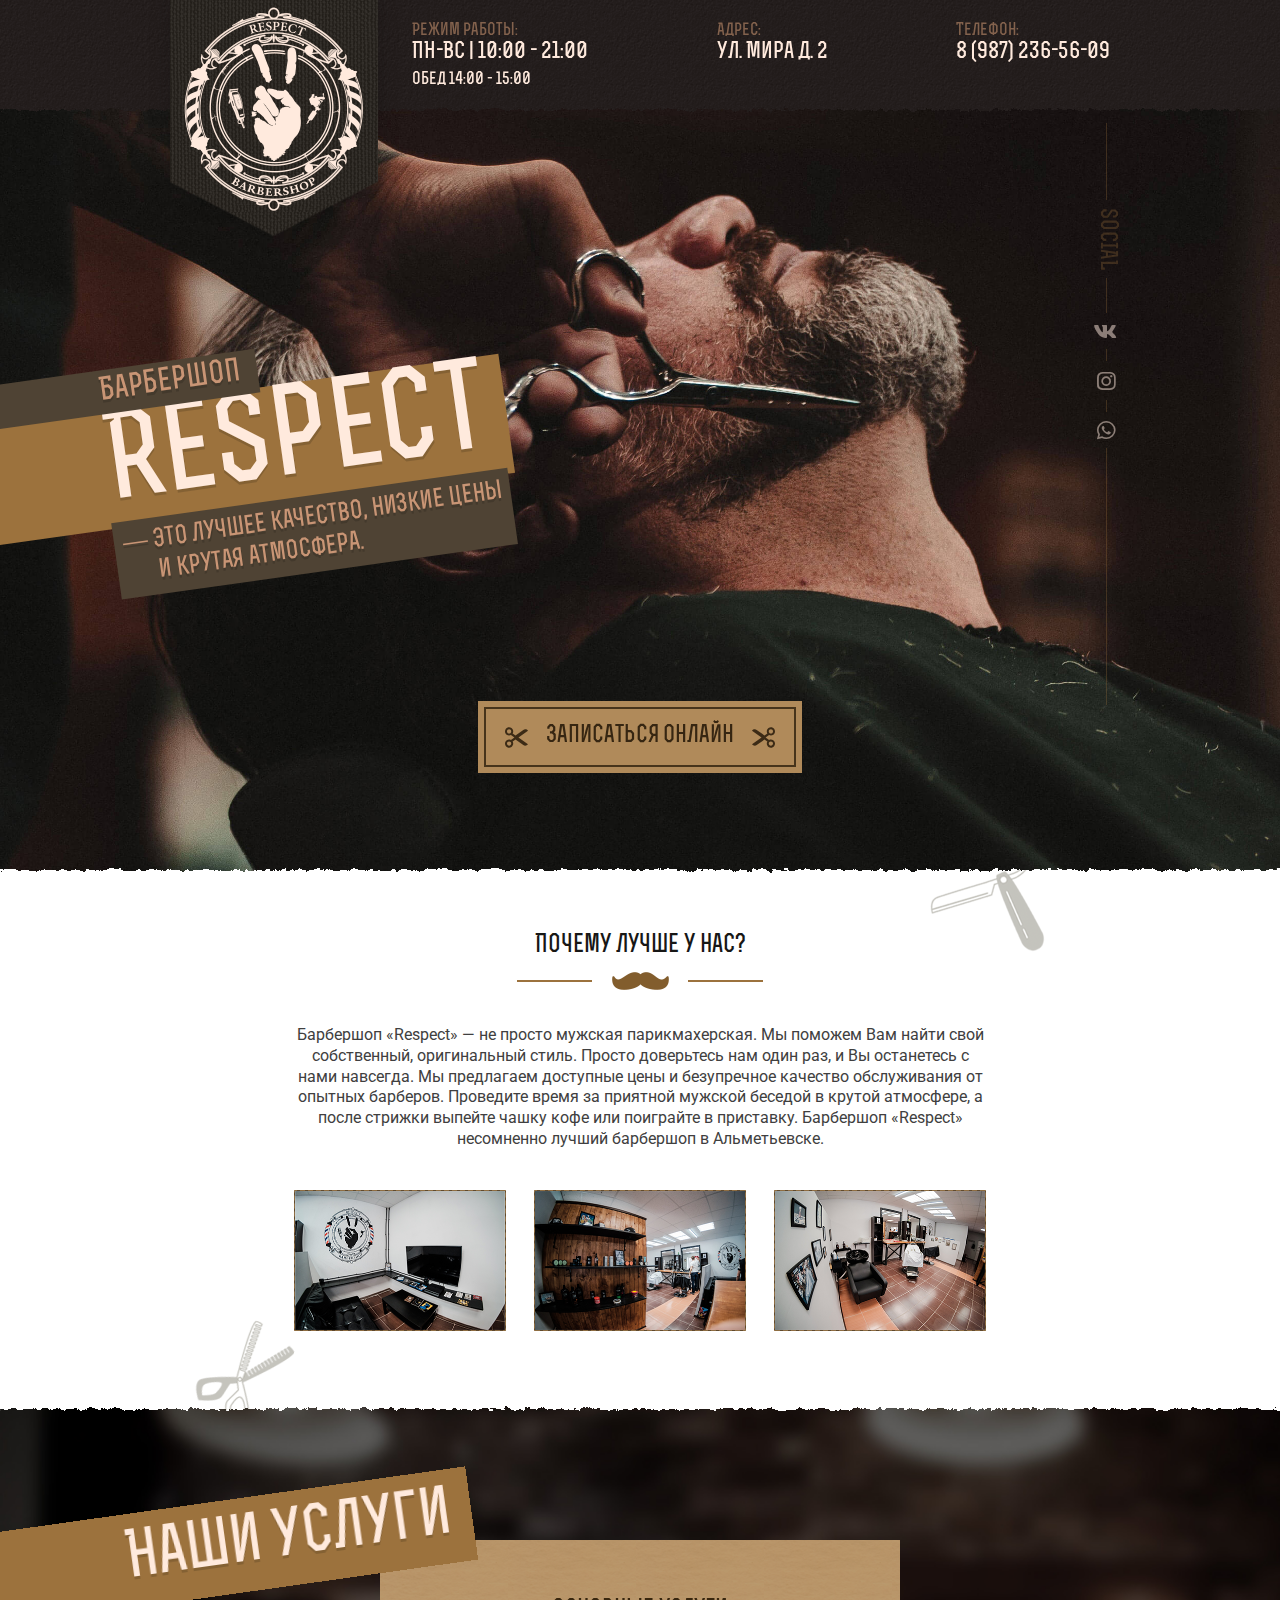
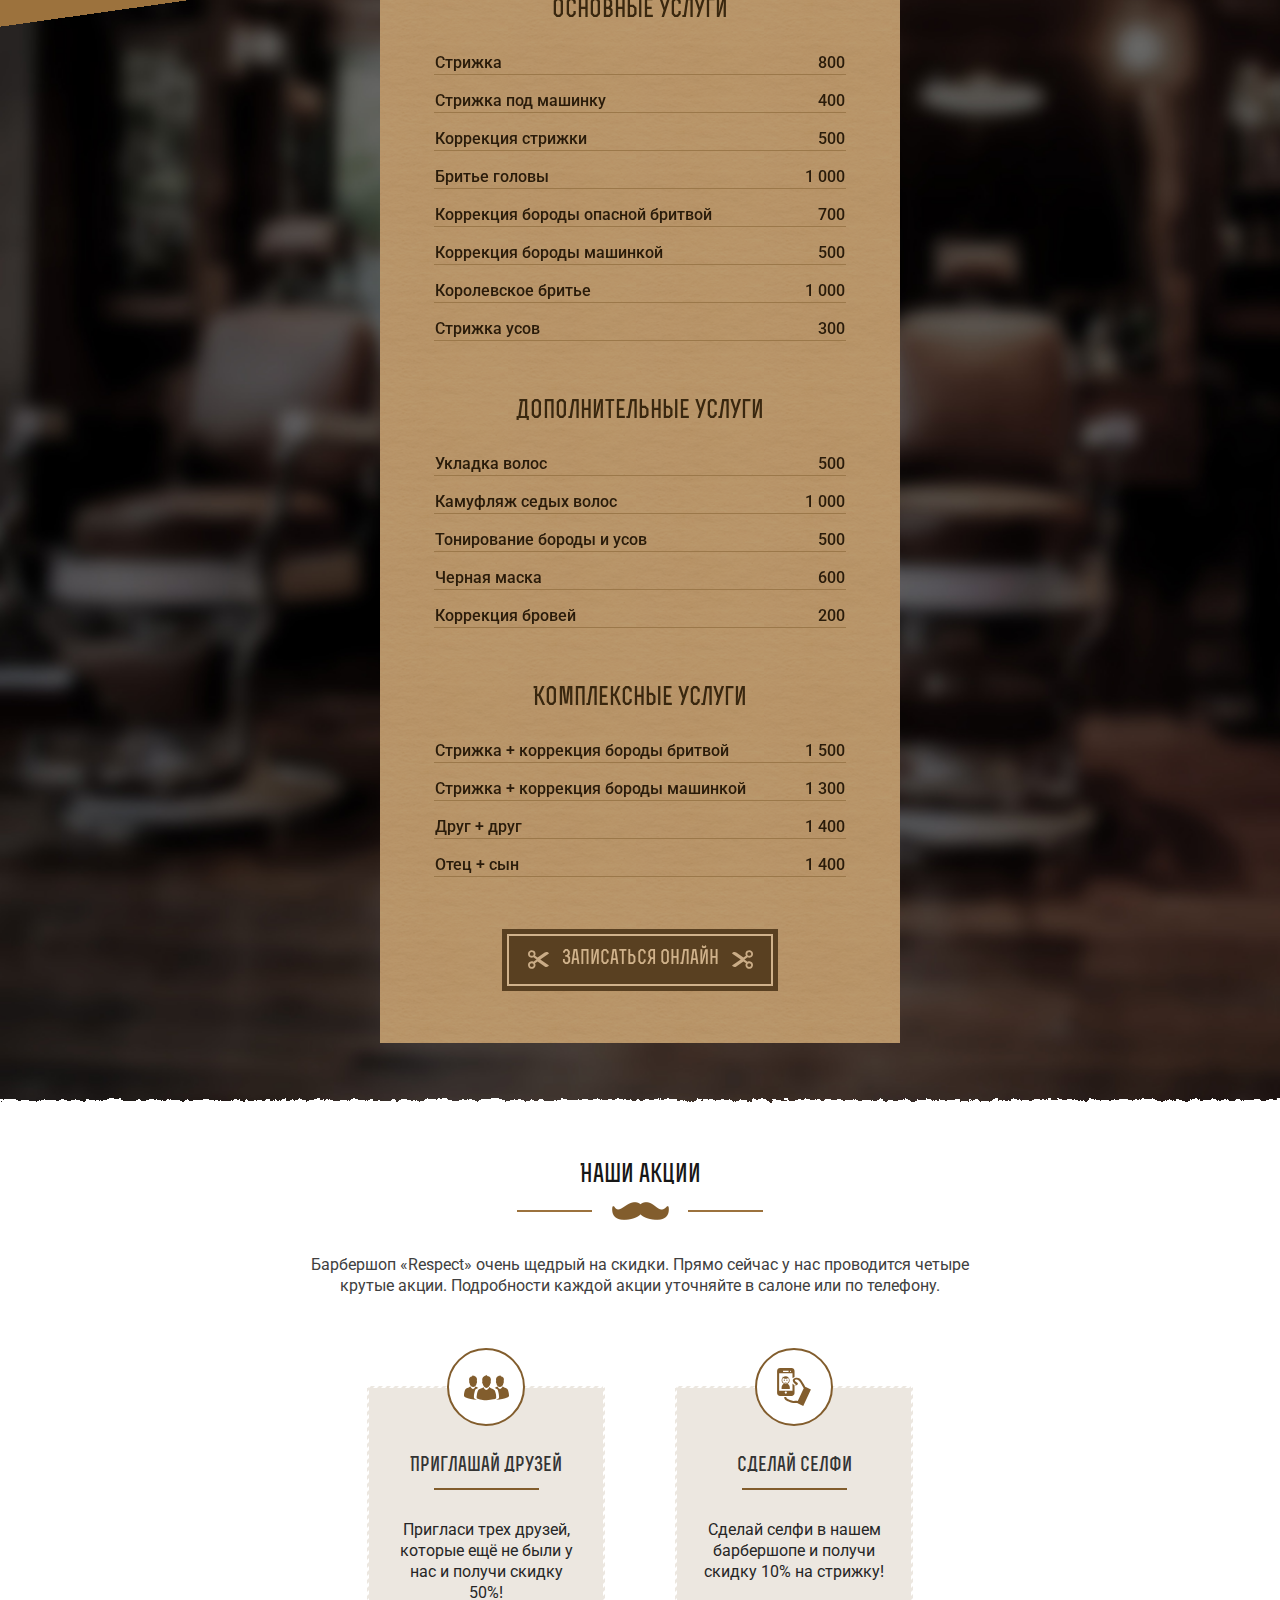
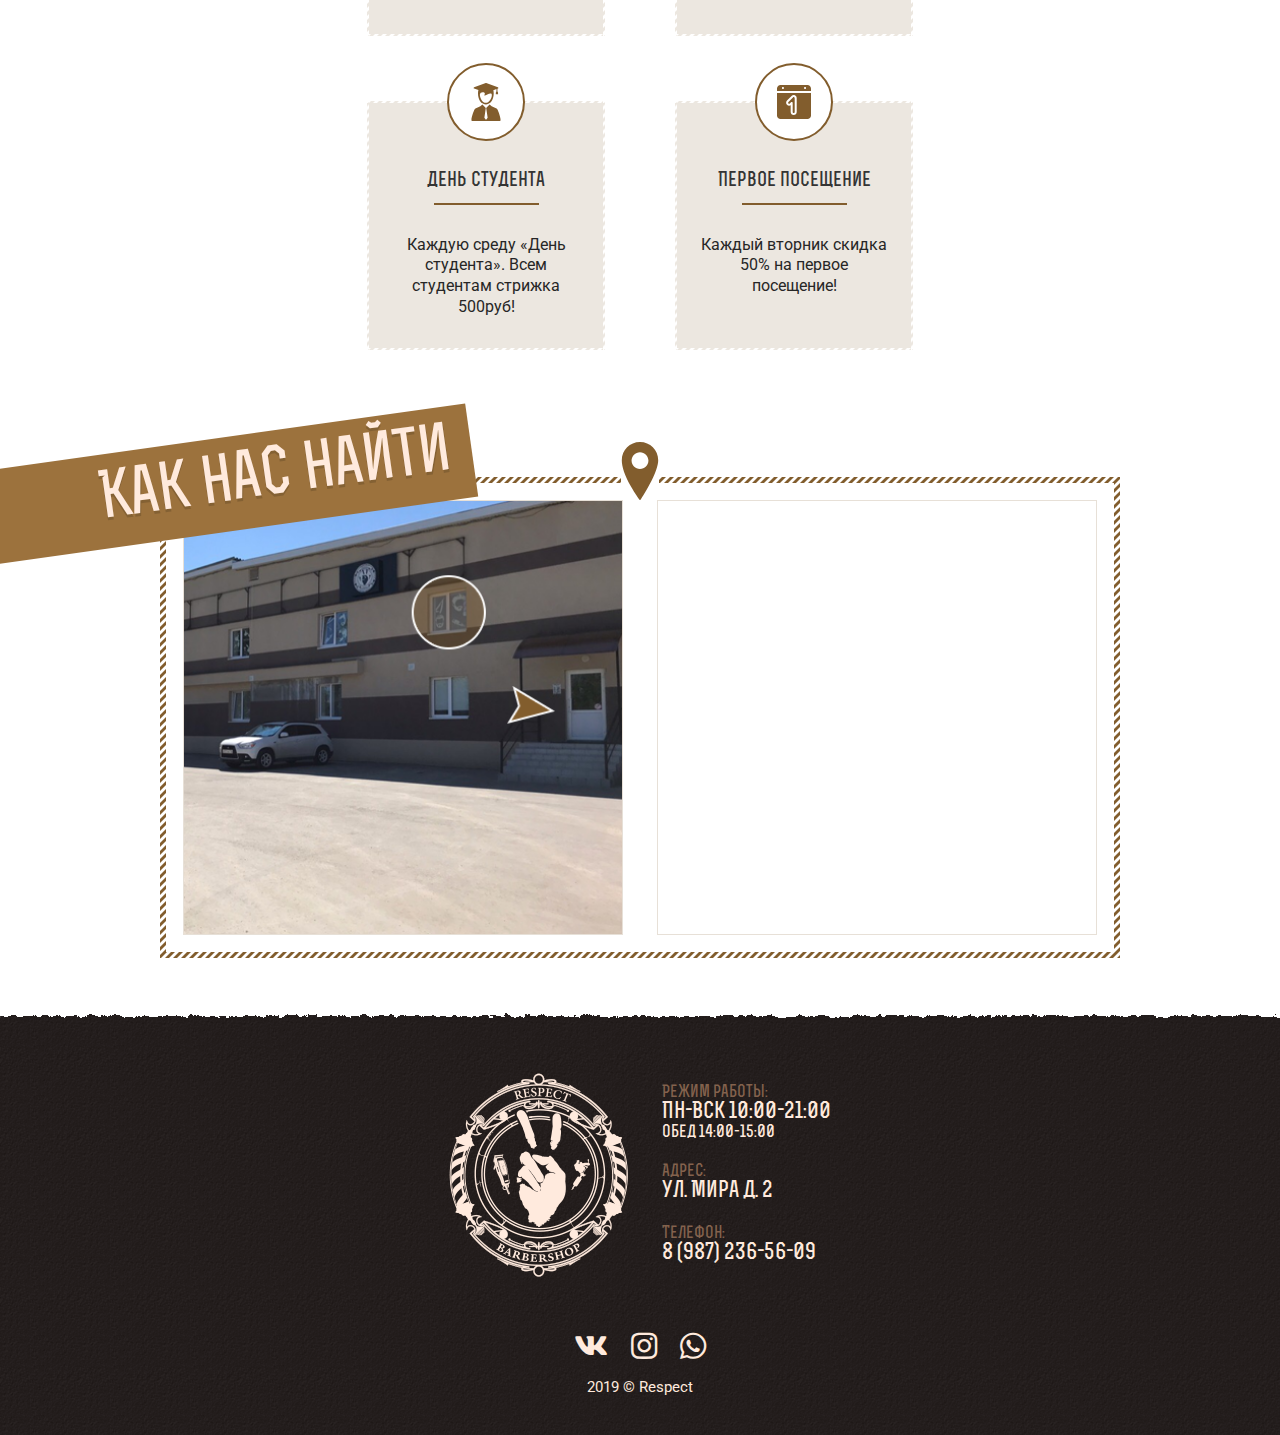
<file: index.html>
<!DOCTYPE html>
<html lang="ru">

<head>

	<meta charset="utf-8">

	<title>Барбершоп «Respect». г. Альметьевск</title>
	<meta name="description" content="Лучший барбершоп в Альметьевске">
	<meta name="keywords" content="барбершоп, альметьевск, мужская парикмахерская">

	<meta http-equiv="X-UA-Compatible" content="IE=edge">
	<meta name="viewport" content="width=device-width, initial-scale=1, maximum-scale=1, user-scalable=no">

	<meta property="og:image" content="path/to/image.jpg">
	<link rel="shortcut icon" href="img/favicon/favicon.ico" type="image/x-icon">
	<!-- <link rel="apple-touch-icon" href="img/favicon/apple-touch-icon.png">
	<link rel="apple-touch-icon" sizes="72x72" href="img/favicon/apple-touch-icon-72x72.png">
	<link rel="apple-touch-icon" sizes="114x114" href="img/favicon/apple-touch-icon-114x114.png"> -->

	<!-- Chrome, Firefox OS and Opera -->
	<meta name="theme-color" content="#000">
	<!-- Windows Phone -->
	<meta name="msapplication-navbutton-color" content="#000">
	<!-- iOS Safari -->
	<meta name="apple-mobile-web-app-status-bar-style" content="#000">

	<link rel="stylesheet" href="css/main.min.css">

</head>

<body id="index">
	
	<header class="header">
		<div class="top">
			<div class="container">
				<div class="content">

					<img src="img/header/logo.png" class="logo"></img>

					<div class="info">

						<div class="item">
							<div class="info__header">
								Режим работы:
							</div>
							<div class="info__text">
								ПН-ВС | 10:00 - 21:00
							</div>
							<div class="info__small">
								Обед 14:00 - 15:00
							</div> 
						</div> <!-- /item -->

						<div class="item">
							<div class="info__header">
								Адрес:
							</div>
							<div class="info__text">
								ул. Мира д. 2
							</div>
						</div> <!-- /item -->

						<div class="item">
							<div class="info__header">
								Телефон:
							</div>
							<div class="info__text">
								8 (987) 236-56-09
							</div>
						</div> <!-- /item -->

					</div> <!-- /info -->
				</div> <!-- /content -->
			</div> <!-- /container -->
		</div> <!-- /top -->

		<div class="header-container">
			
			<div class="descr">
				<h1>Барбершоп</h1>
				<h2>Respect</h2>
				<div class="advantages">
					&mdash; это лучшее качество, низкие цены и крутая атмосфера.
				</div>
			</div>
			
			<div class="social">
				<div class="caption">SOCIAL</div>
				<div class="icons">
					<div class="icon"><a target="_blank" href="https://vk.com/id426260715"><i class="fab fa-vk"></i></a></div>
					<div class="icon"><a target="_blank" href="https://www.instagram.com/barbershop_respect/"><i class="fab fa-instagram"></i></a></div>
					<div class="icon"><a target="_blank" href="https://wa.me/79872365609"><i class="fab fa-whatsapp"></i></a></div>
				</div>
			</div>

		</div> <!-- /header-container -->

		<a target="_blank" href="https://n189187.yclients.com/" class="register">
			<div class="box">Записаться онлайн</div>
		</a>

	</header>

	<section class="about">
		<h2 class="header-mustache">Почему лучше у нас?</h2>

		<div class="text">Барбершоп «Respect» — не просто мужская парикмахерская. Мы поможем Вам найти свой собственный, оригинальный стиль. Просто доверьтесь нам один раз, и Вы останетесь с нами навсегда. Мы предлагаем доступные цены и безупречное качество обслуживания от опытных барберов. Проведите время за приятной мужской беседой в крутой атмосфере, а после стрижки выпейте чашку кофе или поиграйте в приставку. Барбершоп «Respect» несомненно лучший барбершоп в Альметьевске.</div>

		<div class="photos">
			<a href="img/about/1.jpg" data-lightbox="photo"><img src="img/about/thumbs/1.png" alt="photo" /></a>
			<a href="img/about/2.jpg" data-lightbox="photo"><img src="img/about/thumbs/2.png" alt="photo" /></a>
			<a href="img/about/3.jpg" data-lightbox="photo"><img src="img/about/thumbs/3.png" alt="photo" /></a>
		</div>

	</section> <!-- /about -->

	<section class="price">
		<div class="wrapper">
			<h2 class="header_big">Наши услуги</h2>
		</div>

		<div class="list">

			<table class="services">
				<caption>Основные услуги</caption>
				<tr>
					<td>Стрижка</td><td>800</td>
				</tr>
				<tr>
					<td>Стрижка под машинку</td><td>400</td>
				</tr>
				<tr>
					<td>Коррекция стрижки</td><td>500</td>
				</tr>
				<tr>
					<td>Бритье головы</td><td>1 000</td>
				</tr>
				<tr>
					<td>Коррекция бороды опасной бритвой</td><td>700</td>
				</tr>
				<tr>
					<td>Коррекция бороды машинкой</td><td>500</td>
				</tr>
				<tr>
					<td>Королевское бритье</td><td>1 000</td>
				</tr>
				<tr>
					<td>Стрижка усов</td><td>300</td>
				</tr>
			</table>

			<table class="services">
				<caption>Дополнительные услуги</caption>
				<tr>
					<td>Укладка волос</td><td>500</td>
				</tr>
				<tr>
					<td>Камуфляж седых волос</td><td>1 000</td>
				</tr>
				<tr>
					<td>Тонирование бороды и усов</td><td>500</td>
				</tr>
				<tr>
					<td>Черная маска</td><td>600</td>
				</tr>
				<tr>
					<td>Коррекция бровей</td><td>200</td>
				</tr>
			</table>

			<table class="services">
				<caption>Комплексные услуги</caption>
				<tr>
					<td>Стрижка + коррекция бороды бритвой</td><td>1 500</td>
				</tr>
				<tr>
					<td>Стрижка + коррекция бороды машинкой</td><td>1 300</td>
				</tr>
				<tr>
					<td>Друг + друг</td><td>1 400</td>
				</tr>
				<tr>
					<td>Отец + сын</td><td>1 400</td>
				</tr>
			</table>

			<a target="_blank" href="https://n189187.yclients.com/" class="register">
				<div class="box">Записаться онлайн</div>
			</a>

		</div> <!-- /list -->

	</section> <!-- /price -->

	<section class="shares">
		<h2 class="header-mustache">Наши акции</h2>
		<div class="text">Барбершоп «Respect» очень щедрый на скидки. Прямо сейчас у нас проводится четыре крутые акции. Подробности каждой акции уточняйте в салоне или по телефону.</div>
	
		<div class="items">

			<div class="item">
				<div class="icon"><img src="img/icons/peoples.svg" alt=""></div>
				<div class="title">Приглашай друзей</div>
				<div class="descr">Пригласи трех друзей, которые ещё не были у нас и получи скидку 50%!</div>
			</div>

			<div class="item">
				<div class="icon"><img src="img/icons/selfie.svg" alt="" style="width: 38px"></div>
				<div class="title">Сделай селфи</div>
				<div class="descr">Сделай селфи в нашем барбершопе и получи скидку 10% на стрижку!</div>
			</div>

			<div class="item">
				<div class="icon"><img src="img/icons/student.svg" alt="" style="width: 38px"></div>
				<div class="title">День студента</div>
				<div class="descr">Каждую среду «День студента». Всем студентам стрижка 500руб!</div>
			</div>

			<div class="item">
				<div class="icon"><img src="img/icons/first.svg" alt="" style="width: 34px"></div>
				<div class="title">Первое посещение</div>
				<div class="descr">Каждый вторник скидка 50% на первое посещение!</div>
			</div>

		</div> <!-- /items -->
	</section> <!-- /shares -->

	<section class="location">
		<div class="wrapper">
			<h2 class="header_big">Как нас найти</h2>
		</div>

		<div class="box">
			<div class="whitebox">
				<div>
					<img src="img/location/scheme.png" alt="" class="img-responsive">
				</div>
				<div>
					<iframe src="https://yandex.ru/map-widget/v1/?um=constructor%3A6eabc19d23a23b15f830493e124c6112270cf54fe12ef93cf136d8f1c1302caf&amp;source=constructor" width="100%" height="100%" frameborder="0"></iframe>
				</div>
			</div>
		</div>
		
	</section> <!-- /location -->

	<footer class="footer">

		<div class="content">

			<img src="img/footer/logo.png" class="logo"></img>

			<div class="info">

				<div class="item">
					<div class="info__header">
						Режим работы:
					</div>
					<div class="info__text">
						Пн-Вск 10:00-21:00
					</div>
					<div class="info__small">
						Обед 14:00-15:00
					</div> 
				</div> <!-- /schedule -->

				<div class="item">
					<div class="info__header">
						Адрес:
					</div>
					<div class="info__text">
						ул. Мира д. 2
					</div>
				</div> <!-- /address -->

				<div class="item">
					<div class="info__header">
						Телефон:
					</div>
					<div class="info__text">
						8 (987) 236-56-09
					</div>
				</div> <!-- /phone -->

			</div> <!-- /info -->
		</div> <!-- /content -->

		<div class="social">
			<a target="_blank" href="https://vk.com/id426260715"><i class="fab fa-vk"></i></a>
			<a target="_blank" href="https://www.instagram.com/barbershop_respect/"><i class="fab fa-instagram"></i></a>
			<a target="_blank" href="https://wa.me/79872365609"><i class="fab fa-whatsapp"></i></a>
		</div>

		<div class="copy">2019 © Respect</div>

	</footer>
	


	<script src="libs/retina/retina.min.js"></script>
	<script src="libs/lightbox/lightbox-plus-jquery.min.js"></script>

	<script src="js/scripts.min.js"></script>


</body>
</html>
</file>
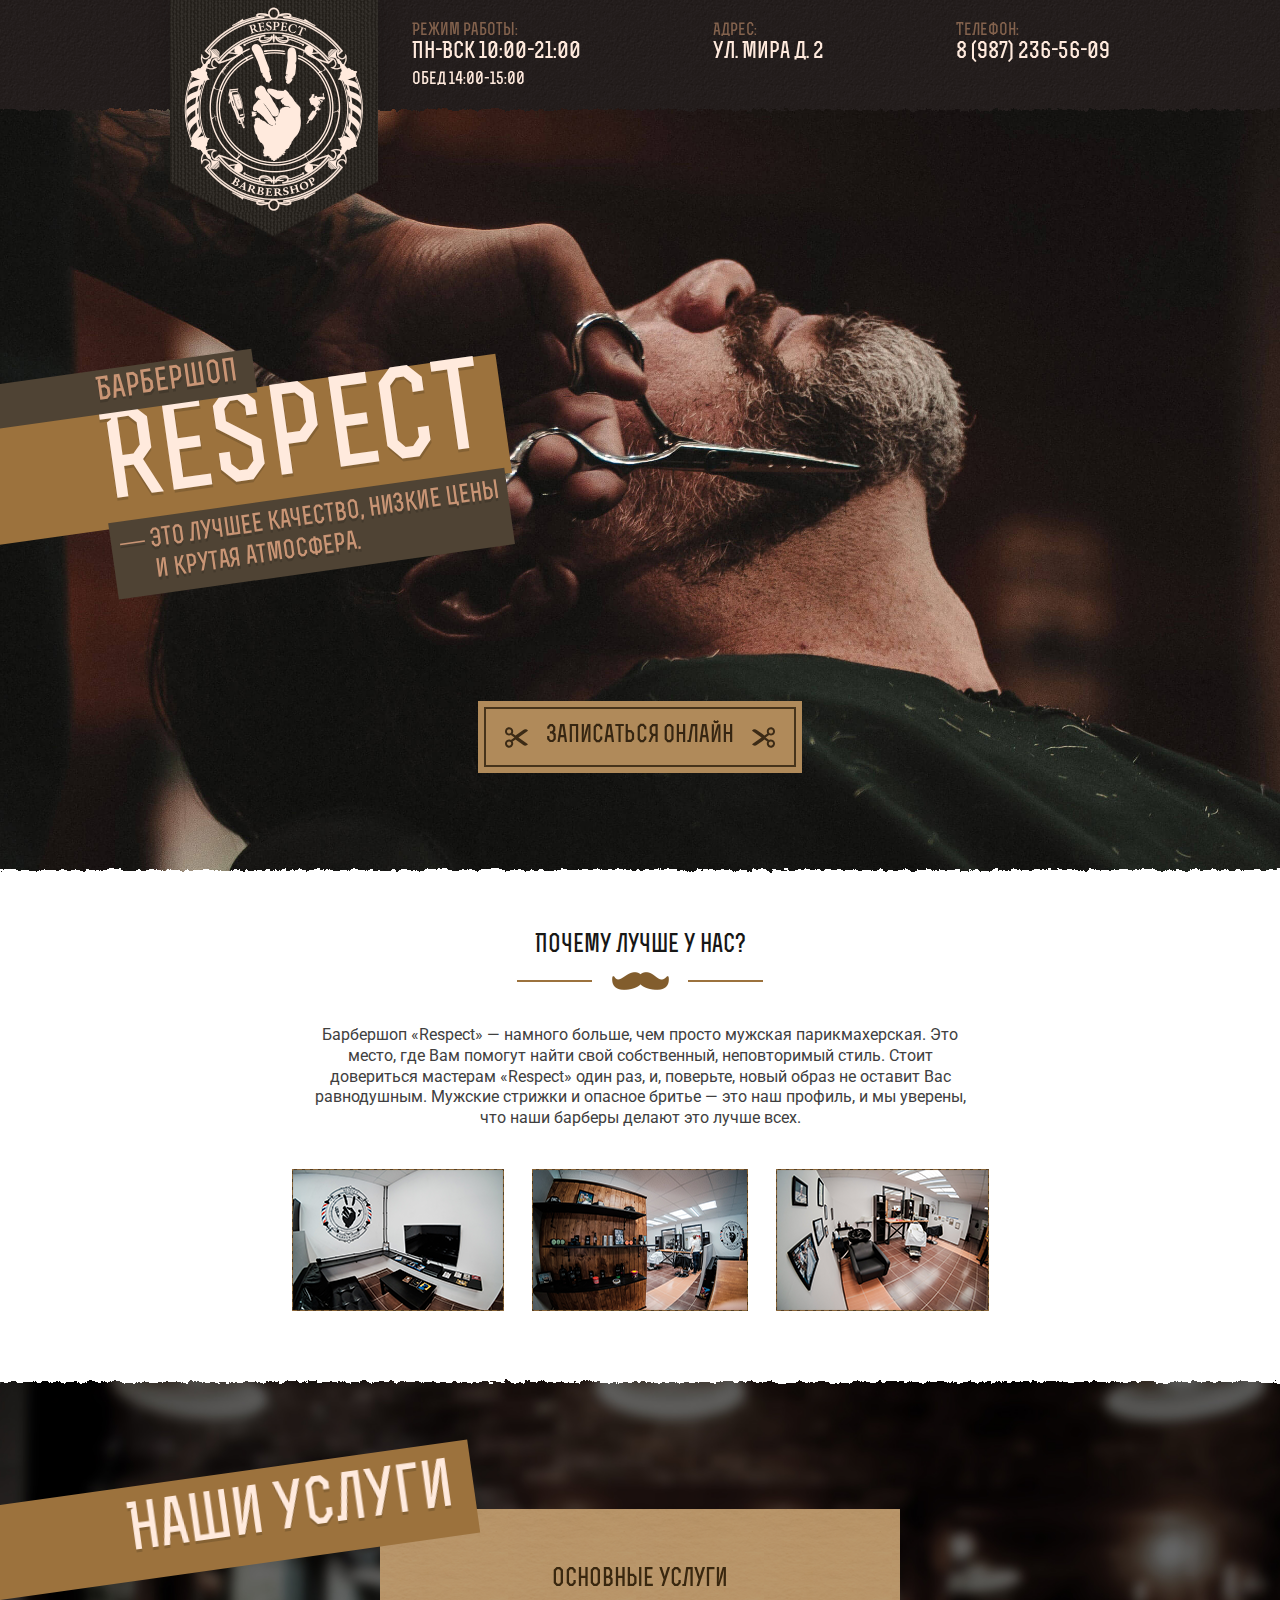
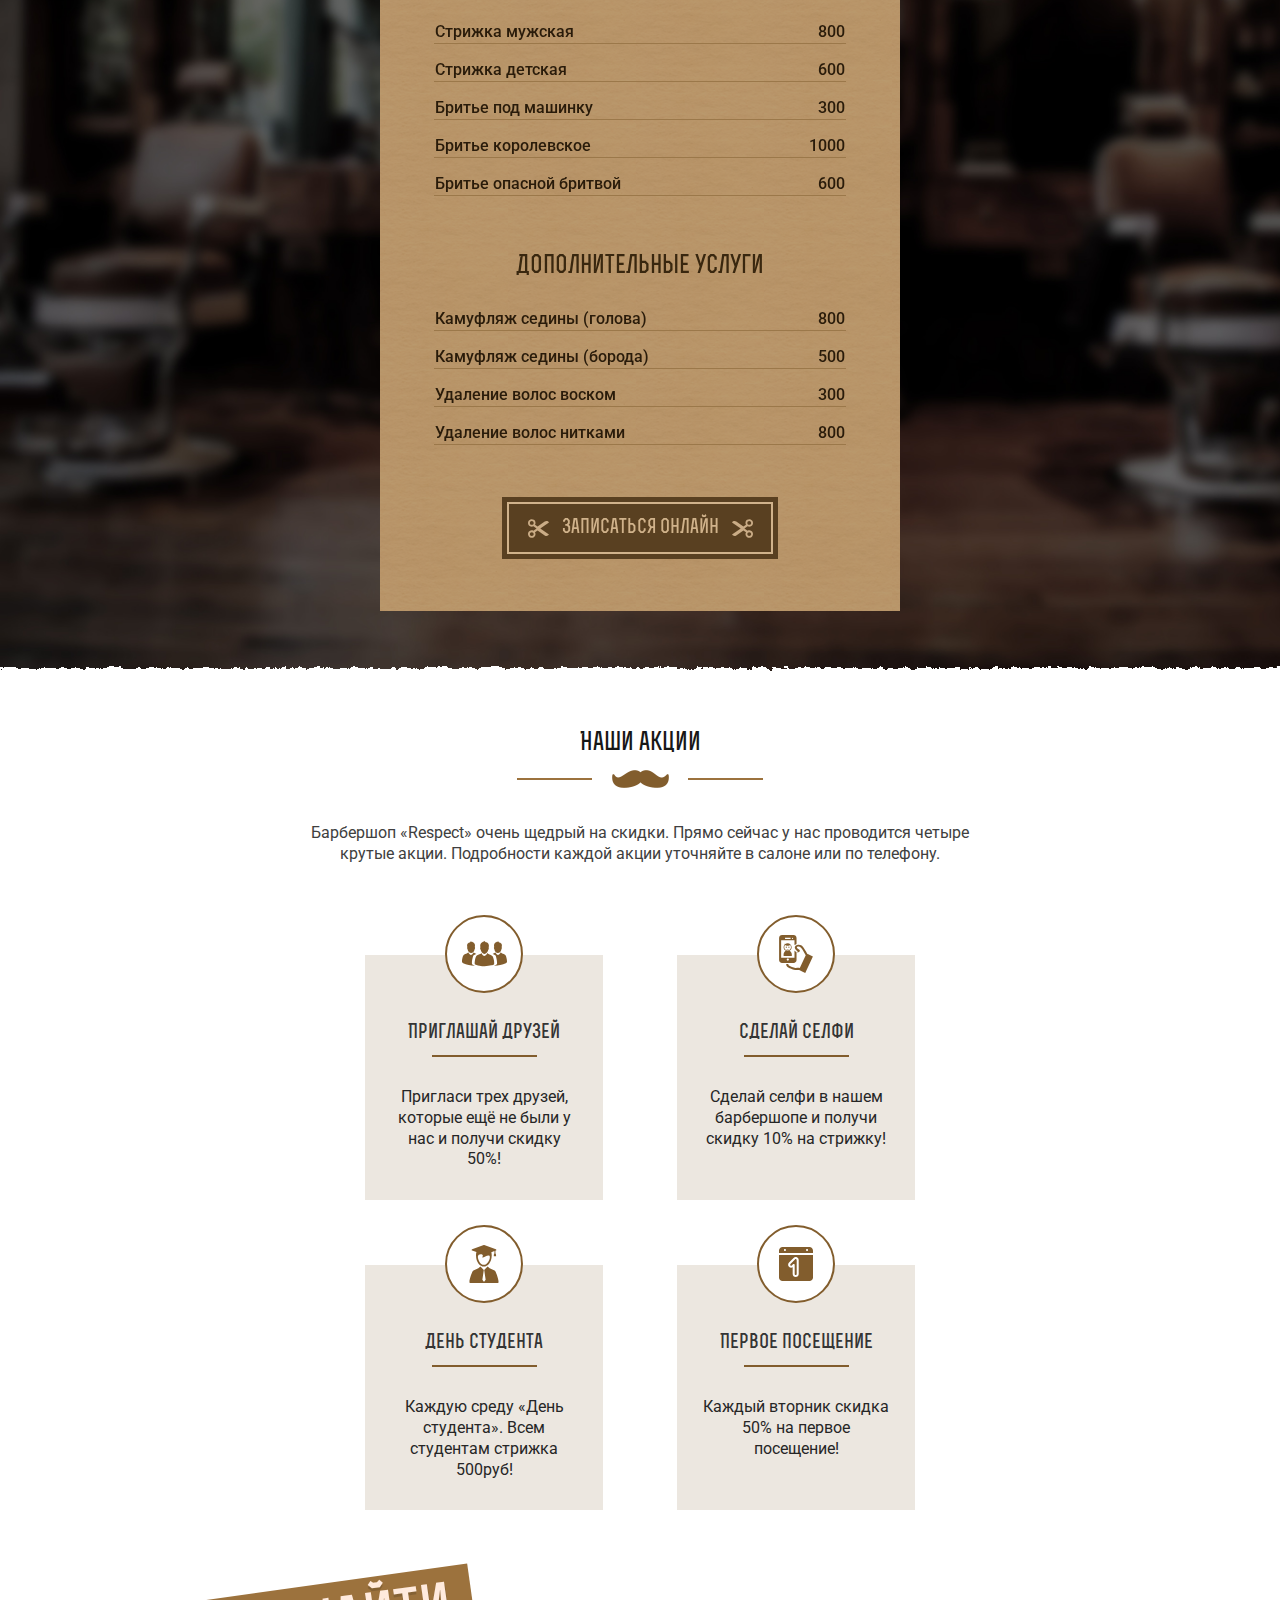
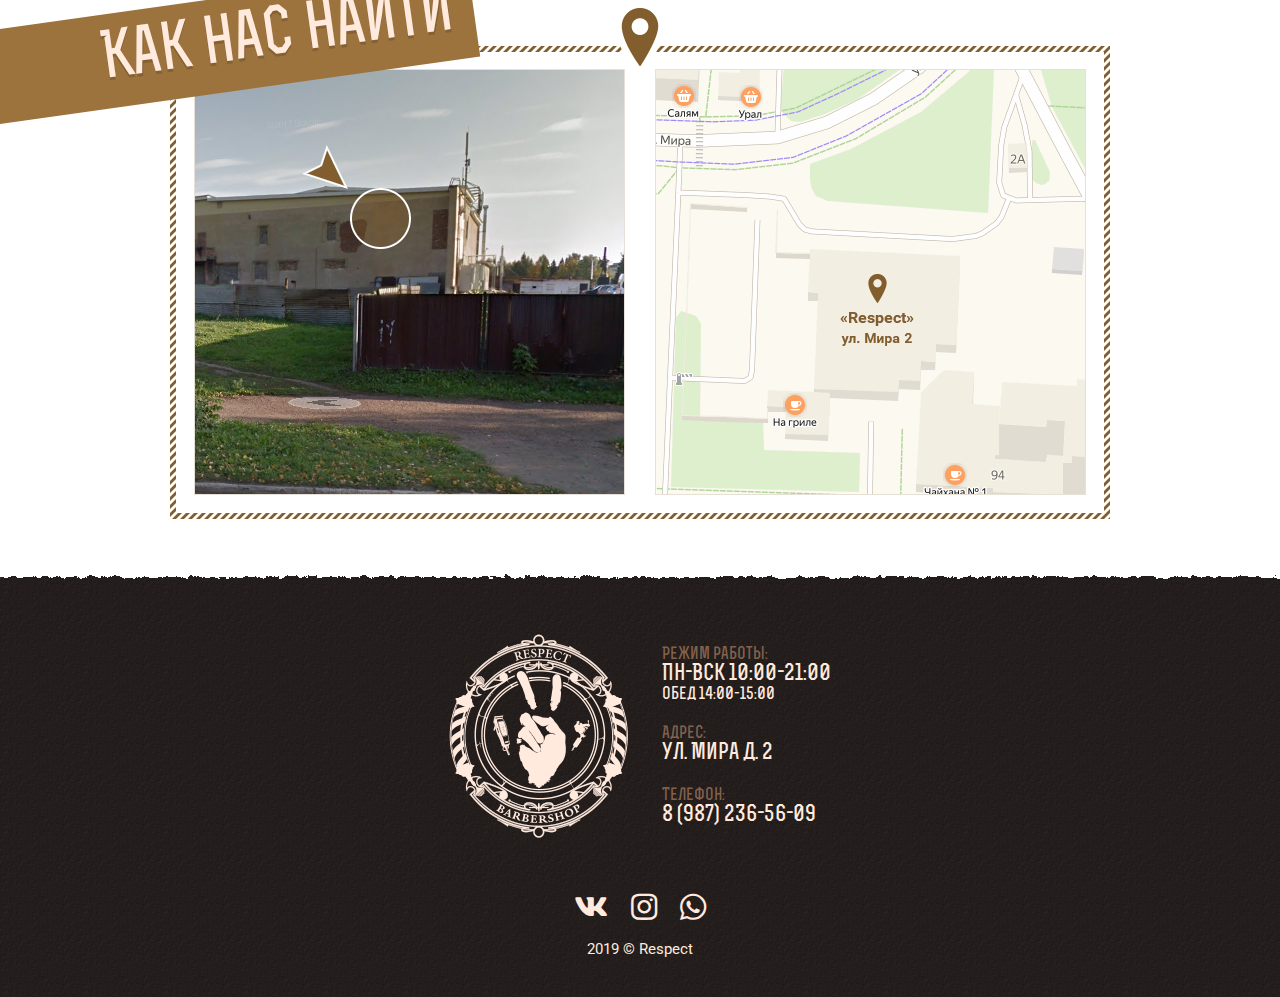
<file: app/index.html>
<!DOCTYPE html>
<html lang="ru">

<head>

	<meta charset="utf-8">

	<title>Барбершоп «Respect». г. Альметьевск</title>
	<meta name="description" content="">

	<meta http-equiv="X-UA-Compatible" content="IE=edge">
	<meta name="viewport" content="width=device-width, initial-scale=1, maximum-scale=1, user-scalable=no">

<!-- 	<meta property="og:image" content="path/to/image.jpg">
	<link rel="shortcut icon" href="img/favicon/favicon.ico" type="image/x-icon">
	<link rel="apple-touch-icon" href="img/favicon/apple-touch-icon.png">
	<link rel="apple-touch-icon" sizes="72x72" href="img/favicon/apple-touch-icon-72x72.png">
	<link rel="apple-touch-icon" sizes="114x114" href="img/favicon/apple-touch-icon-114x114.png"> -->

	<!-- Chrome, Firefox OS and Opera -->
	<meta name="theme-color" content="#000">
	<!-- Windows Phone -->
	<meta name="msapplication-navbutton-color" content="#000">
	<!-- iOS Safari -->
	<meta name="apple-mobile-web-app-status-bar-style" content="#000">

	<link rel="stylesheet" href="css/main.min.css">

</head>

<body id="index">
	
	<header class="header">
		<div class="top">
			<div class="container">
				<div class="content">

					<img src="img/header/logo.png" class="logo"></img>

					<div class="info">

						<div class="schedule">
							<div class="info__header">
								Режим работы:
							</div>
							<div class="info__text">
								Пн-Вск 10:00-21:00
							</div>
							<div class="info__small">
								Обед 14:00-15:00
							</div> 
						</div> <!-- /schedule -->

						<div class="adress">
							<div class="info__header">
								Адрес:
							</div>
							<div class="info__text">
								ул. Мира д. 2
							</div>
						</div> <!-- /address -->

						<div class="phone">
							<div class="info__header">
								Телефон:
							</div>
							<div class="info__text">
								8 (987) 236-56-09
							</div>
						</div> <!-- /phone -->

					</div> <!-- /info -->
				</div> <!-- /content -->
			</div> <!-- /container -->
		</div> <!-- /top -->

		<div class="descr">
			<h1>Барбершоп</h1>
			<h2>Respect</h2>
			<div class="advantages">
				&mdash; это лучшее качество, низкие цены и крутая атмосфера.
			</div>
		</div>

		<a target="_blank" href="https://n189187.yclients.com/" class="register">
			<div class="box">Записаться онлайн</div>
		</a>

	</header>

	<section class="about">
		<h2 class="header-mustache">Почему лучше у нас?</h2>

			<div class="text">
				Барбершоп «Respect» — намного больше, чем просто мужская парикмахерская. Это место, где Вам помогут найти свой собственный, неповторимый стиль. Стоит довериться мастерам «Respect» один раз, и, поверьте, новый образ не оставит Вас равнодушным. Мужские стрижки и опасное бритье — это наш профиль, и мы уверены, что наши барберы делают это лучше всех.
			</div>

			<div class="photos">
				<img src="img/about/1.png" alt="">
				<img src="img/about/2.png" alt="">
				<img src="img/about/3.png" alt="">
			</div>

	</section> <!-- /about -->

	<section class="price">
		<h2 class="header_big">Наши услуги</h2>

		<div class="list">

			<table class="services">
				<caption>Основные услуги</caption>
				<tr>
					<td>Стрижка мужская</td><td>800</td>
				</tr>
				<tr>
					<td>Стрижка детская</td><td>600</td>
				</tr>
				<tr>
					<td>Бритье под машинку</td><td>300</td>
				</tr>
				<tr>
					<td>Бритье королевское</td><td>1000</td>
				</tr>
				<tr>
					<td>Бритье опасной бритвой</td><td>600</td>
				</tr>
			</table>

			<table class="services">
				<caption>Дополнительные услуги</caption>
				<tr>
					<td>Камуфляж седины (голова)</td><td>800</td>
				</tr>
				<tr>
					<td>Камуфляж седины (борода)</td><td>500</td>
				</tr>
				<tr>
					<td>Удаление волос воском</td><td>300</td>
				</tr>
				<tr>
					<td>Удаление волос нитками</td><td>800</td>
				</tr>
			</table>

			<a target="_blank" href="https://n189187.yclients.com/" class="register">
				<div class="box">Записаться онлайн</div>
			</a>

		</div> <!-- /list -->

	</section> <!-- /price -->

	<section class="shares">
		<h2 class="header-mustache">Наши акции</h2>
		<div class="text">Барбершоп «Respect» очень щедрый на скидки. Прямо сейчас у нас проводится четыре крутые акции. Подробности каждой акции уточняйте в салоне или по телефону.</div>
	
		<div class="items">

			<div class="item">
				<div class="icon"><img src="img/icons/peoples.svg" alt=""></div>
				<div class="title">Приглашай друзей</div>
				<div class="descr">Пригласи трех друзей, которые ещё не были у нас и получи скидку 50%!</div>
			</div>

			<div class="item">
				<div class="icon"><img src="img/icons/selfie.svg" alt="" style="width: 38px"></div>
				<div class="title">Сделай селфи</div>
				<div class="descr">Сделай селфи в нашем барбершопе и получи скидку 10% на стрижку!</div>
			</div>

			<div class="item">
				<div class="icon"><img src="img/icons/student.svg" alt="" style="width: 38px"></div>
				<div class="title">День студента</div>
				<div class="descr">Каждую среду «День студента». Всем студентам стрижка 500руб!</div>
			</div>

			<div class="item">
				<div class="icon"><img src="img/icons/first.svg" alt="" style="width: 34px"></div>
				<div class="title">Первое посещение</div>
				<div class="descr">Каждый вторник скидка 50% на первое посещение!</div>
			</div>

		</div> <!-- /items -->
	</section> <!-- /shares -->

	<section class="location">
		<h2 class="header_big">Как нас найти</h2>
		<div class="box">
			<img src="img/location/scheme.png" alt="" class="scheme">
			<img src="img/location/map.png" alt="" class="map">
		</div>
		
	</section> <!-- /location -->

	<footer class="footer">
		<div class="top">
			<div class="container">
				<div class="content">

					<img src="img/footer/logo.png" class="logo"></img>

					<div class="info">

						<div class="item">
							<div class="info__header">
								Режим работы:
							</div>
							<div class="info__text">
								Пн-Вск 10:00-21:00
							</div>
							<div class="info__small">
								Обед 14:00-15:00
							</div> 
						</div> <!-- /schedule -->

						<div class="item">
							<div class="info__header">
								Адрес:
							</div>
							<div class="info__text">
								ул. Мира д. 2
							</div>
						</div> <!-- /address -->

						<div class="item">
							<div class="info__header">
								Телефон:
							</div>
							<div class="info__text">
								8 (987) 236-56-09
							</div>
						</div> <!-- /phone -->

					</div> <!-- /info -->
				</div> <!-- /content -->
			</div> <!-- /container -->

			<div class="social">
				<a href=""><i class="fab fa-vk"></i></a>
				<a href=""><i class="fab fa-instagram"></i></a>
				<a href=""><i class="fab fa-whatsapp"></i></a>
			</div>

			<div class="copy">2019 © Respect</div>

		</div> <!-- /top -->
	</footer>
	


	<script src="libs/retina/retina.min.js"></script>
	<script src="js/scripts.min.js"></script>


</body>
</html>
</file>
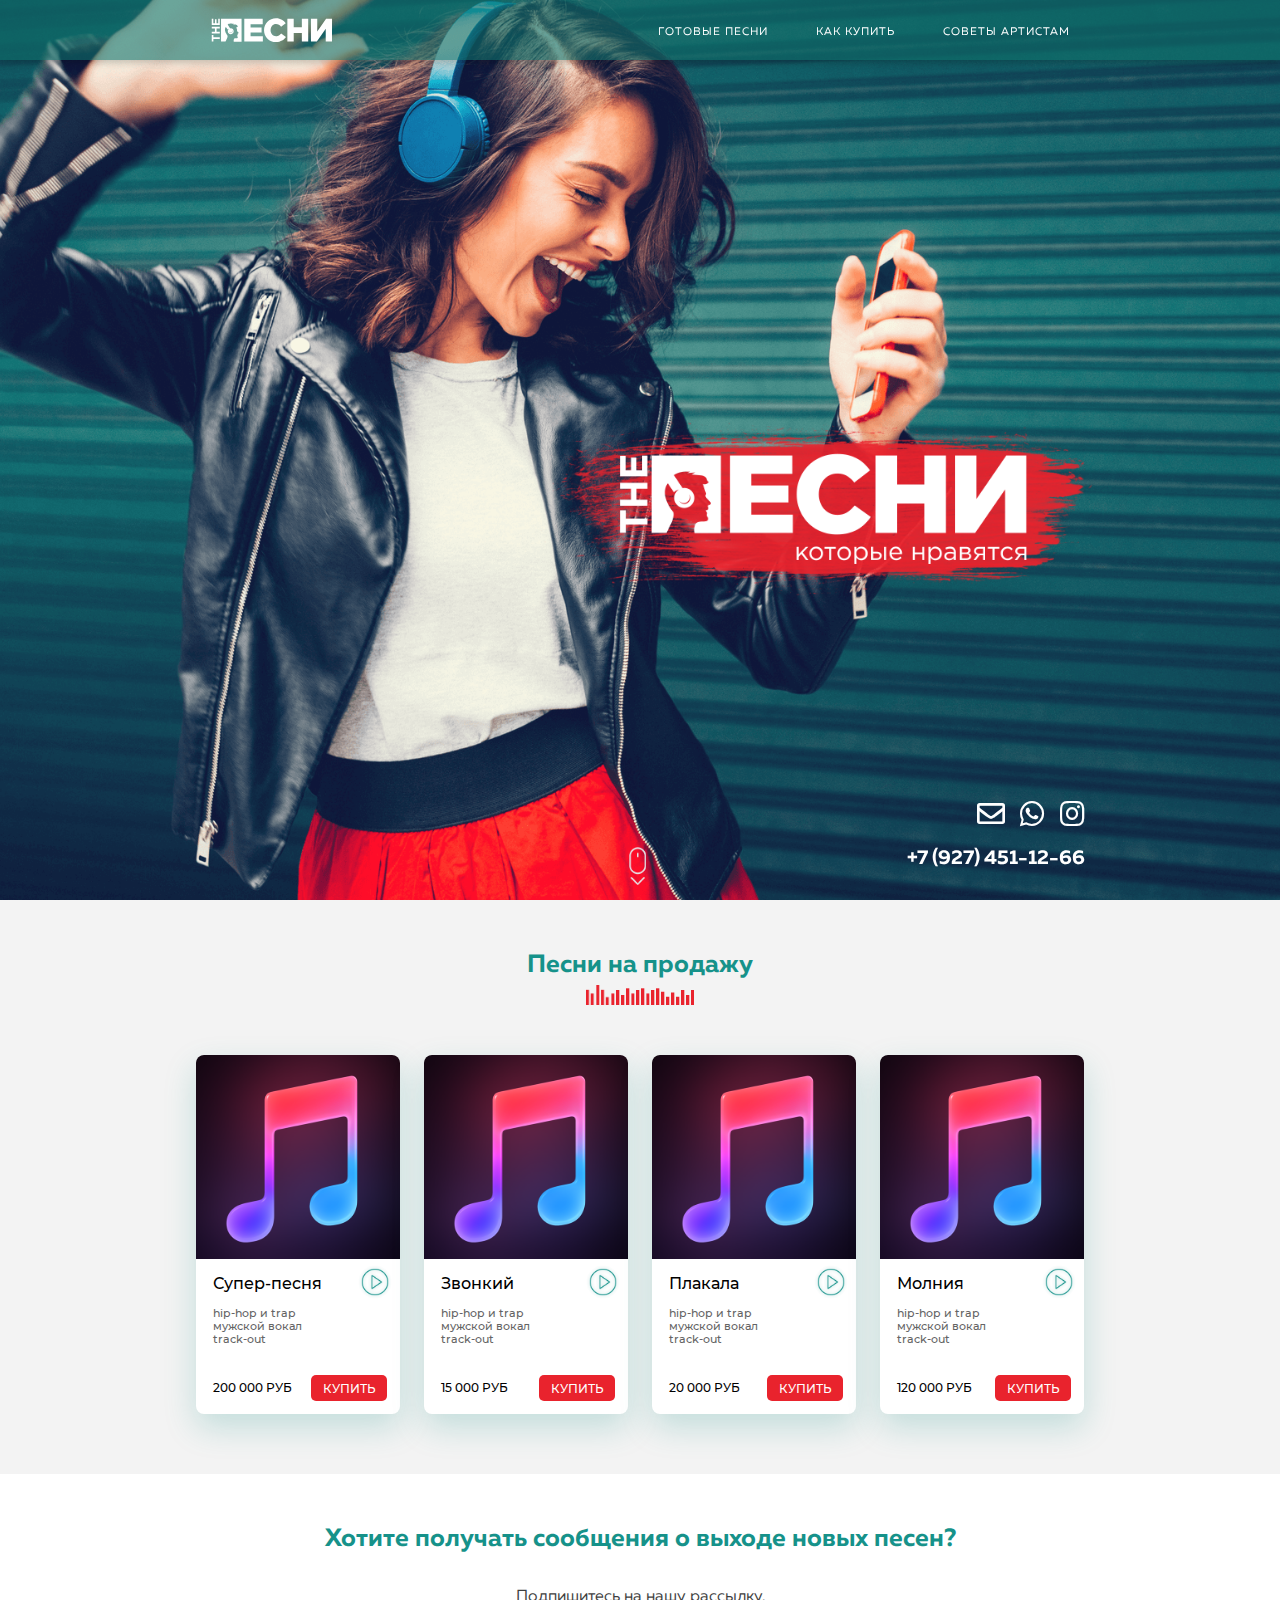
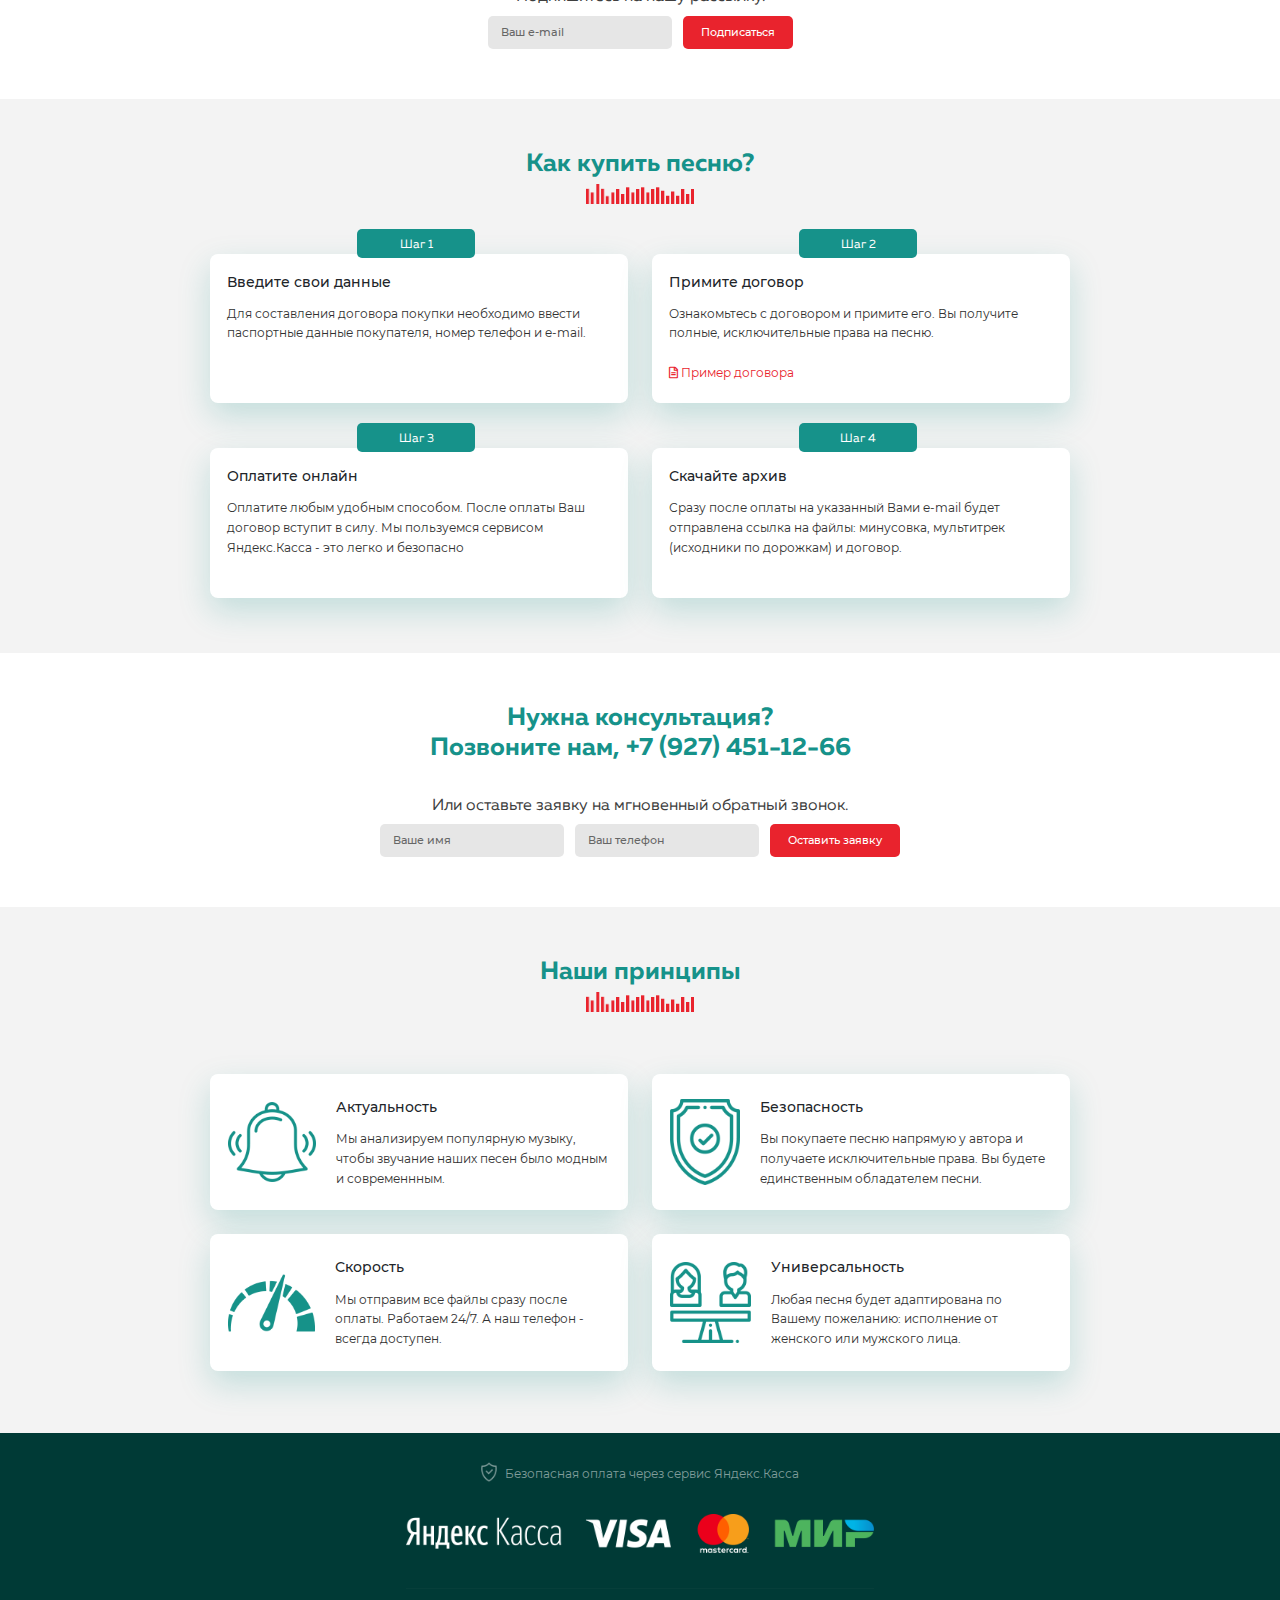
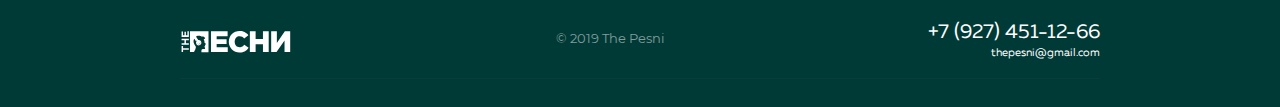
<file: ThePesni/index.html>
<!DOCTYPE html>
<html lang="ru">

<head>

	<meta charset="utf-8">

	<title>Title</title>
	<meta name="description" content="">

	<meta http-equiv="X-UA-Compatible" content="IE=edge">
	<meta name="viewport" content="width=device-width, initial-scale=1, maximum-scale=1, user-scalable=no">

	<meta property="og:image" content="path/to/image.jpg">
	<link rel="shortcut icon" href="img/favicon/favicon.ico" type="image/x-icon">
	<link rel="apple-touch-icon" href="img/favicon/apple-touch-icon.png">
	<link rel="apple-touch-icon" sizes="72x72" href="img/favicon/apple-touch-icon-72x72.png">
	<link rel="apple-touch-icon" sizes="114x114" href="img/favicon/apple-touch-icon-114x114.png">

	<!-- Chrome, Firefox OS and Opera -->
	<meta name="theme-color" content="#000">
	<!-- Windows Phone -->
	<meta name="msapplication-navbutton-color" content="#000">
	<!-- iOS Safari -->
	<meta name="apple-mobile-web-app-status-bar-style" content="#000">

	<link rel="stylesheet" href="css/main.min.css">
	<!-- <link rel="stylesheet" href="https://pro.fontawesome.com/releases/v5.7.0/css/all.css"> -->

</head>

<body id="index">
	<div class="m-menu">
			<span class="m-menu__close">&times;</span>
			<img class="m-menu__logo" src="img/logo-green.svg" alt="">
			<ul class="m-menu__menu">
				<li><a href="#">Готовые песни</a></li>
				<li><a href="#">Как купить песню</a></li>
				<li><a href="#">Советы артистам</a></li>	
			</ul>
			<div class="m-menu__icons">
						<a href="#"><i class="far fa-envelope"></i></a> 
						<a href="#"><i class="fab fa-whatsapp"></i></a>
						<a href="#"><i class="fab fa-instagram"></i></a>
					</div>
					<div class="m-menu__phone">
						+7 (927) 451-12-66
					</div>
	</div>

	<header class="header">
		<div class="header__top">
			<div class="header_container">
						<img src="img/logo-small.svg" alt="Логотип The Pesni" class="header__top_logo">	
						<nav>								
							<ul class="menu">
								<li class="menu__item"><a href="#">Готовые песни</a></li>
								<li class="menu__item"><a href="#">Как купить</a></li>
								<li class="menu__item"><a href="#">Советы артистам</a></li>
								<li class="menu__item menu-button">
									<a href="#"><img src="img/hamburger.svg" alt=""></a>
								</li>
							</ul>
						</nav>
			</div>
		</div>
		
			<div class="mainlogo_container">

				<img class="img-responsive main-logo" src="img/main/logo-big.png" alt="Песни, которые нравятся">

				<div class="header__contacts">
					<div class="icons">
						<a href="#"><i class="far fa-envelope"></i></a> 
						<a href="#"><i class="fab fa-whatsapp"></i></a>
						<a href="#"><i class="fab fa-instagram"></i></a>
					</div>
					<div class="phone">
						+7 (927) 451-12-66
					</div>
				</div>

				<div class="scroll_icon"></div>	

			</div>

	</header>

	<section class="songs">

				<h2 class="h2-after">Песни на продажу</h2>

				<div class="container-songs">
					<div class="song">
						<div class="song__cover">
							<img src="img/songs/cover1.png" alt="Обложка песни">
						</div>
						<div class="song__title">Супер-песня</div>
						<button class="song__play"></button>
						<div class="song__descr">
							hip-hop и trap<br>
							мужской вокал<br>
							track-out
						</div>
						<div class="song__price">200 000 РУБ</div>
						<button class="song__button">Купить</button>
					</div>
					
					<div class="song">
						<div class="song__cover">
							<img src="img/songs/cover1.png" alt="Обложка песни">
						</div>
						<div class="song__title">Звонкий</div>
						<button class="song__play"></button>
						<div class="song__descr">
							hip-hop и trap<br>
							мужской вокал<br>
							track-out
						</div>
						<div class="song__price">15 000 РУБ</div>
						<button class="song__button">Купить</button>
					</div>
					
					<div class="song">
						<div class="song__cover">
							<img src="img/songs/cover1.png" alt="Обложка песни">
						</div>
						<div class="song__title">Плакала</div>
						<button class="song__play"></button>
						<div class="song__descr">
							hip-hop и trap<br>
							мужской вокал<br>
							track-out
						</div>
						<div class="song__price">20 000 РУБ</div>
						<button class="song__button">Купить</button>
					</div>
					
					<div class="song">
						<div class="song__cover">
							<img src="img/songs/cover1.png" alt="Обложка песни">
						</div>
						<div class="song__title">Молния</div>
						<button class="song__play"></button>
						<div class="song__descr">
							hip-hop и trap<br>
							мужской вокал<br>
							track-out
						</div>
						<div class="song__price">120 000 РУБ</div>
						<button class="song__button">Купить</button>
					</div>
				</div>
				
	</section>

	<section class="subscribe">

		<div class="subscribe_container">
			<h2 class="h2">Хотите получать сообщения о выходе новых песен?</h2>
			<div class="form-title">Подпишитесь на нашу рассылку.</div>	
			
			<form action="#" class="form-subscribe">
				<input type="email" placeholder="Ваш e-mail" class="form-input" required>
				<button type="submit" class="form-button">Подписаться</button>
			</form>
		</div>

	</section>

	<section class="instruction">


	<h2 class="h2-after">Как купить песню?</h2>

		<div class="instruction_container">

			<div class="instruction__item">
				<div class="inst__step">
					Шаг 1	
				</div>
				<div class="inst__title">
					Введите свои данные
				</div>
				<div class="inst__text">
					Для составления договора покупки необходимо ввести паспортные данные покупателя, номер телефон и e-mail.	
				</div>	
			</div>
			
			<div class="instruction__item">
				<div class="inst__step">
					Шаг 2	
				</div>
				<div class="inst__title">
					Примите договор
				</div>
				<div class="inst__text">
					Ознакомьтесь с договором и примите его. Вы получите полные, исключительные права на песню.
					<br>
					<a href="#"><i class="far fa-file-alt"></i> Пример договора</a>
				</div>	
			</div>
			
			<div class="instruction__item">
				<div class="inst__step">
					Шаг 3	
				</div>
				<div class="inst__title">
					Оплатите онлайн
				</div>
				<div class="inst__text">
					Оплатите любым удобным способом. После оплаты Ваш договор вступит в силу. Мы пользуемся сервисом Яндекс.Касса - это легко и безопасно	
				</div>	
			</div>
			
			
			
			<div class="instruction__item">
				<div class="inst__step">
					Шаг 4	
				</div>
				<div class="inst__title">
					Скачайте архив
				</div>
				<div class="inst__text">
					Сразу после оплаты на указанный Вами e-mail будет отправлена ссылка на файлы: минусовка, мультитрек (исходники по дорожкам) и договор.	
				</div>	
			</div>

		</div>


	</section>

	<section class="callform">

		<h2 class="h2">Нужна консультация?<br>
		Позвоните нам, <span style="white-space: nowrap">+7 (927) 451-12-66</span></h2>

		<div class="form-title">Или оставьте заявку на мгновенный обратный звонок.</div>	

		<form action="#" class="form-subscribe">
			<input type="email" placeholder="Ваше имя" class="form-input" required>
			<input type="tel" placeholder="Ваш телефон" class="form-input" required>
			<button type="submit" class="form-button button-call">Оставить заявку</button>
		</form>

	</section>

	<section class="principles">

		<h2 class="h2-after">Наши принципы</h2>

			<div class="principles_container">
				<div class="principles__wrapper">
					<div class="principles__icon">
						<img class="img-responsive" src="img/principles/alarm.png" alt="Актуальность">		
					</div>
					<div class="principles__item">
						<div class="principles__title">
							Актуальность
						</div>
						<div class="principles__text">
							Мы анализируем популярную музыку, чтобы звучание наших песен было модным и современнным.	
						</div>	
					</div>
				</div>
				
				<div class="principles__wrapper">
					<div class="principles__icon">
						<img class="img-responsive" src="img/principles/shield.png" alt="Безопасность">		
					</div>
				<div class="principles__item">
					<div class="principles__title">
						Безопасность
					</div>
					<div class="principles__text">
						Вы покупаете песню напрямую у автора и получаете исключительные права. Вы будете единственным обладателем песни.
					</div>	
				</div>
						</div>
				
				<div class="principles__wrapper">
					<div class="principles__icon">
						<img class="img-responsive" src="img/principles/speedometer.png" alt="Безопасность">		
					</div>
				<div class="principles__item">
					<div class="principles__title">
						Скорость
					</div>
					<div class="principles__text">
						Мы отправим все файлы сразу после оплаты. Работаем 24/7. А наш телефон - всегда доступен.
					</div>	
				</div>
						</div>
				
				<div class="principles__wrapper">
					<div class="principles__icon">
						<img class="img-responsive" src="img/principles/equality.png" alt="Универсальность">		
					</div>
				<div class="principles__item">
					<div class="principles__title">
						Универсальность
					</div>
					<div class="principles__text">
						Любая песня будет адаптирована по Вашему пожеланию: исполнение от женского или мужского лица.	
					</div>	
				</div>
						</div>


	</section>

	<footer class="footer">

			<div class="footer_container">
				<div class="security-pay__wrapper">
					<img src="img/footer/shield.png" alt="Безопаная оплата">	
					<div class="security-pay__text">Безопасная оплата через сервис Яндекс.Касса</div>
				</div>
				<div class="paymnet_icons">
					<img class="img-responsive" src="img/footer/payment_icons.png" alt="Способы оплаты">
				</div>	
				
				<div class="bottom__wrapper">
					<div class="bottom__logo">
						<img class="img-responsive" src="img/logo-small.svg" alt="Логотип The Pesni">
					</div>
					<div class="copyright">© 2019 The Pesni</div>
					<div class="contacts">
						<div class="phone">
							+7 (927) 451-12-66	
						</div>
						<div class="email">
							thepesni@gmail.com	
						</div>
					</div>
				</div>
			</div>

	</footer>
	

	<script src="js/scripts.min.js"></script>

</body>
</html>
</file>
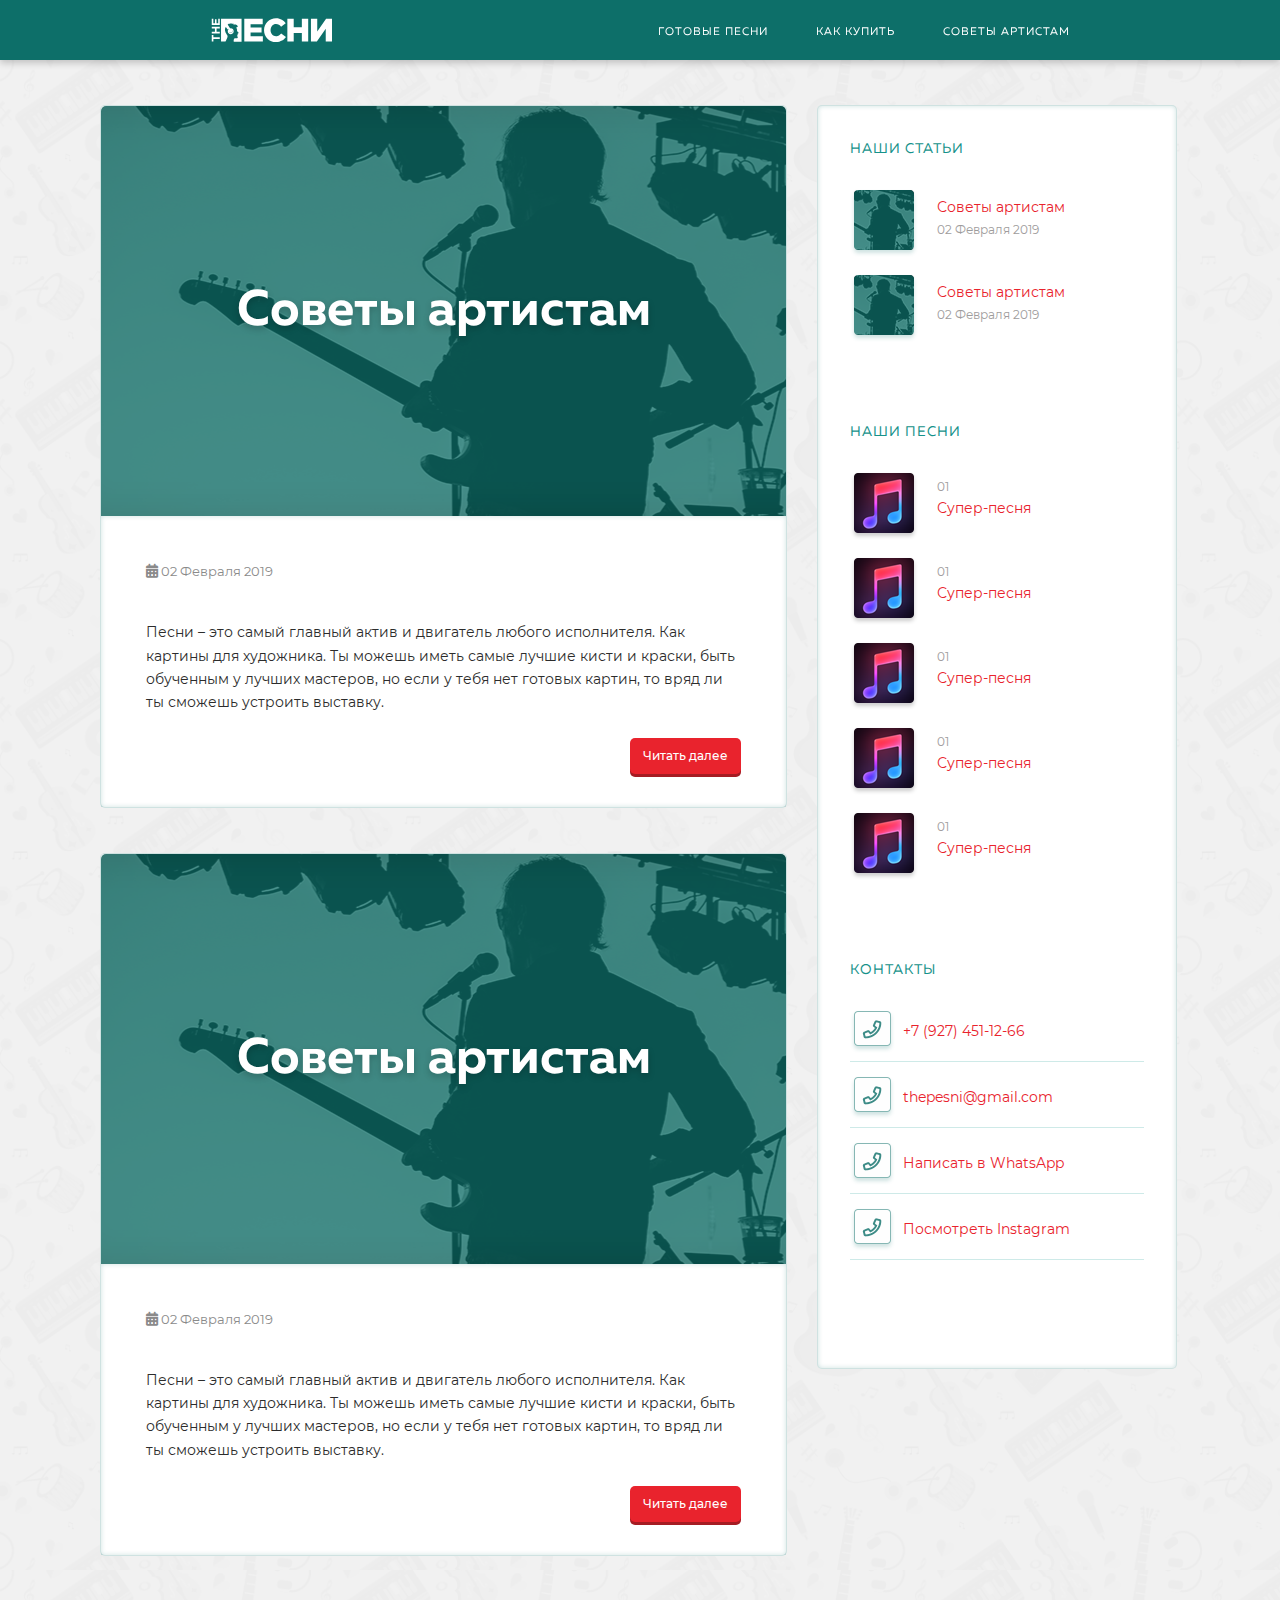
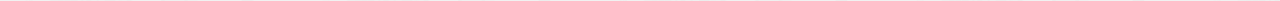
<file: ThePesni/blog.html>
<!DOCTYPE html>
<html lang="ru">

<head>

	<meta charset="utf-8">

	<title>Title</title>
	<meta name="description" content="">

	<meta http-equiv="X-UA-Compatible" content="IE=edge">
	<meta name="viewport" content="width=device-width, initial-scale=1, maximum-scale=1, user-scalable=no">

	<meta property="og:image" content="path/to/image.jpg">
	<link rel="shortcut icon" href="img/favicon/favicon.ico" type="image/x-icon">
	<link rel="apple-touch-icon" href="img/favicon/apple-touch-icon.png">
	<link rel="apple-touch-icon" sizes="72x72" href="img/favicon/apple-touch-icon-72x72.png">
	<link rel="apple-touch-icon" sizes="114x114" href="img/favicon/apple-touch-icon-114x114.png">

	<!-- Chrome, Firefox OS and Opera -->
	<meta name="theme-color" content="#000">
	<!-- Windows Phone -->
	<meta name="msapplication-navbutton-color" content="#000">
	<!-- iOS Safari -->
	<meta name="apple-mobile-web-app-status-bar-style" content="#000">

	<link rel="stylesheet" href="css/main.min.css">
	<link rel="stylesheet" href="https://pro.fontawesome.com/releases/v5.7.0/css/all.css">

</head>

<body id="blog">

	<div class="m-menu">
		<span class="m-menu__close">&times;</span>
		<img class="m-menu__logo" src="img/logo-green.svg" alt="">
		<ul class="m-menu__menu">
			<li><a href="#">Готовые песни</a></li>
			<li><a href="#">Как купить песню</a></li>
			<li><a href="#">Советы артистам</a></li>	
		</ul>
		<div class="m-menu__icons">
					<a href="#"><i class="far fa-envelope"></i></a> 
					<a href="#"><i class="fab fa-whatsapp"></i></a>
					<a href="#"><i class="fab fa-instagram"></i></a>
				</div>
				<div class="m-menu__phone">
					+7 (927) 451-12-66
				</div>
		</div>

		<div class="header__top">
			<div class="header_container">
						<img src="img/logo-small.svg" alt="Логотип The Pesni" class="header__top_logo">	
						<nav>								
							<ul class="menu">
								<li class="menu__item"><a href="#">Готовые песни</a></li>
								<li class="menu__item"><a href="#">Как купить</a></li>
								<li class="menu__item"><a href="#">Советы артистам</a></li>
								<li class="menu__item menu-button">
									<a href="#"><img src="img/hamburger.svg" alt=""></a>
								</li>
							</ul>
						</nav>
			</div>
		</div>

		<main class="blog_main">
			<div class="wrapper">


				<div class="posts">


					<div class="post">
						<div class="cover" style="">
							<div class="title">
								Советы артистам
							</div>	
						</div>
						<div class="post-bottom">
							<div class="date">
								<i class="fas fa-calendar-alt"></i> 02 Февраля 2019		
							</div>
							<div class="text">
							Песни – это самый главный актив и двигатель любого исполнителя. Как картины для художника. Ты можешь иметь самые лучшие кисти и краски, быть обученным у лучших мастеров, но если у тебя нет готовых картин, то вряд ли ты сможешь устроить выставку.	
							</div>
							<button class="form-button">Читать далее</button>
						</div>
					</div>

					<div class="post">
						<div class="cover" style="">
							<div class="title">
								Советы артистам
							</div>	
						</div>
						<div class="post-bottom">
							<div class="date">
								<i class="fas fa-calendar-alt"></i> 02 Февраля 2019		
							</div>
							<div class="text">
							Песни – это самый главный актив и двигатель любого исполнителя. Как картины для художника. Ты можешь иметь самые лучшие кисти и краски, быть обученным у лучших мастеров, но если у тебя нет готовых картин, то вряд ли ты сможешь устроить выставку.	
							</div>
							<button class="form-button">Читать далее</button>
						</div>
					</div>
					
				</div>


				<div class="sidebar-wrapper">
					<div class="sidebar">
						<div class="sidebar-section">
							<div class="sidebar-title">Наши статьи</div>

							<div class="post-item">
								<div class="post-item_cover">
									<img src="img/blog/cover-mini1.png" alt="Обложка статьи">		
								</div>
								<div class="post-item_descr">
									<div class="post-item_title">
										<a href="#">Советы артистам	</a>
									</div>
									<div class="post-item_date">
										02 Февраля 2019	
									</div>		
								</div>
							</div>

							<div class="post-item">
								<div class="post-item_cover">
									<img src="img/blog/cover-mini1.png" alt="Обложка статьи">		
								</div>
								<div class="post-item_descr">
									<div class="post-item_title">
										<a href="#">Советы артистам	</a>
									</div>
									<div class="post-item_date">
										02 Февраля 2019	
									</div>		
								</div>
							</div>

						</div>
						<div class="sidebar-section">
							<div class="sidebar-title">Наши песни</div>	

							<div class="song-item">
								<div class="song-item_cover">
									<img src="img/blog/song-mini1.png" alt="Обложка песни">		
								</div>
								<div class="song-item_descr">
									<div class="song-item_number">
										01
									</div>
									<div class="song-item_title">
										Супер-песня
									</div>		
								</div>
							</div>
							
							<div class="song-item">
								<div class="song-item_cover">
									<img src="img/blog/song-mini1.png" alt="Обложка песни">		
								</div>
								<div class="song-item_descr">
									<div class="song-item_number">
										01
									</div>
									<div class="song-item_title">
										Супер-песня
									</div>		
								</div>
							</div>

							<div class="song-item">
								<div class="song-item_cover">
									<img src="img/blog/song-mini1.png" alt="Обложка песни">		
								</div>
								<div class="song-item_descr">
									<div class="song-item_number">
										01
									</div>
									<div class="song-item_title">
										Супер-песня
									</div>		
								</div>
							</div>

							<div class="song-item">
								<div class="song-item_cover">
									<img src="img/blog/song-mini1.png" alt="Обложка песни">		
								</div>
								<div class="song-item_descr">
									<div class="song-item_number">
										01
									</div>
									<div class="song-item_title">
										Супер-песня
									</div>		
								</div>
							</div>

							<div class="song-item">
								<div class="song-item_cover">
									<img src="img/blog/song-mini1.png" alt="Обложка песни">		
								</div>
								<div class="song-item_descr">
									<div class="song-item_number">
										01
									</div>
									<div class="song-item_title">
										Супер-песня
									</div>		
								</div>
							</div>

						</div>
						<div class="sidebar-section sidebar-width">
							<div class="sidebar-title">Контакты</div>	

							<div class="sidebar-contact">
								<div class="contact-icon">
									<img src="img/blog/icon-phone.png" alt="Телефон">		
								</div>
								<div class="contact-text">
									+7 (927) 451-12-66			
								</div>
							</div>

							<div class="sidebar-contact">
								<div class="contact-icon">
									<img src="img/blog/icon-phone.png" alt="Телефон">		
								</div>
								<div class="contact-text">
									thepesni@gmail.com			
								</div>
							</div>

							<div class="sidebar-contact">
								<div class="contact-icon">
									<img src="img/blog/icon-phone.png" alt="Телефон">		
								</div>
								<div class="contact-text">
									Написать в WhatsApp			
								</div>
							</div>

							<div class="sidebar-contact">
								<div class="contact-icon">
									<img src="img/blog/icon-phone.png" alt="Телефон">		
								</div>
								<div class="contact-text">
									Посмотреть Instagram			
								</div>
							</div>

						</div>

					</div>		
				</div>


			</div>	
		</main>

		
		
		
	<script src="js/scripts.min.js"></script>

</body>
</html>
</file>
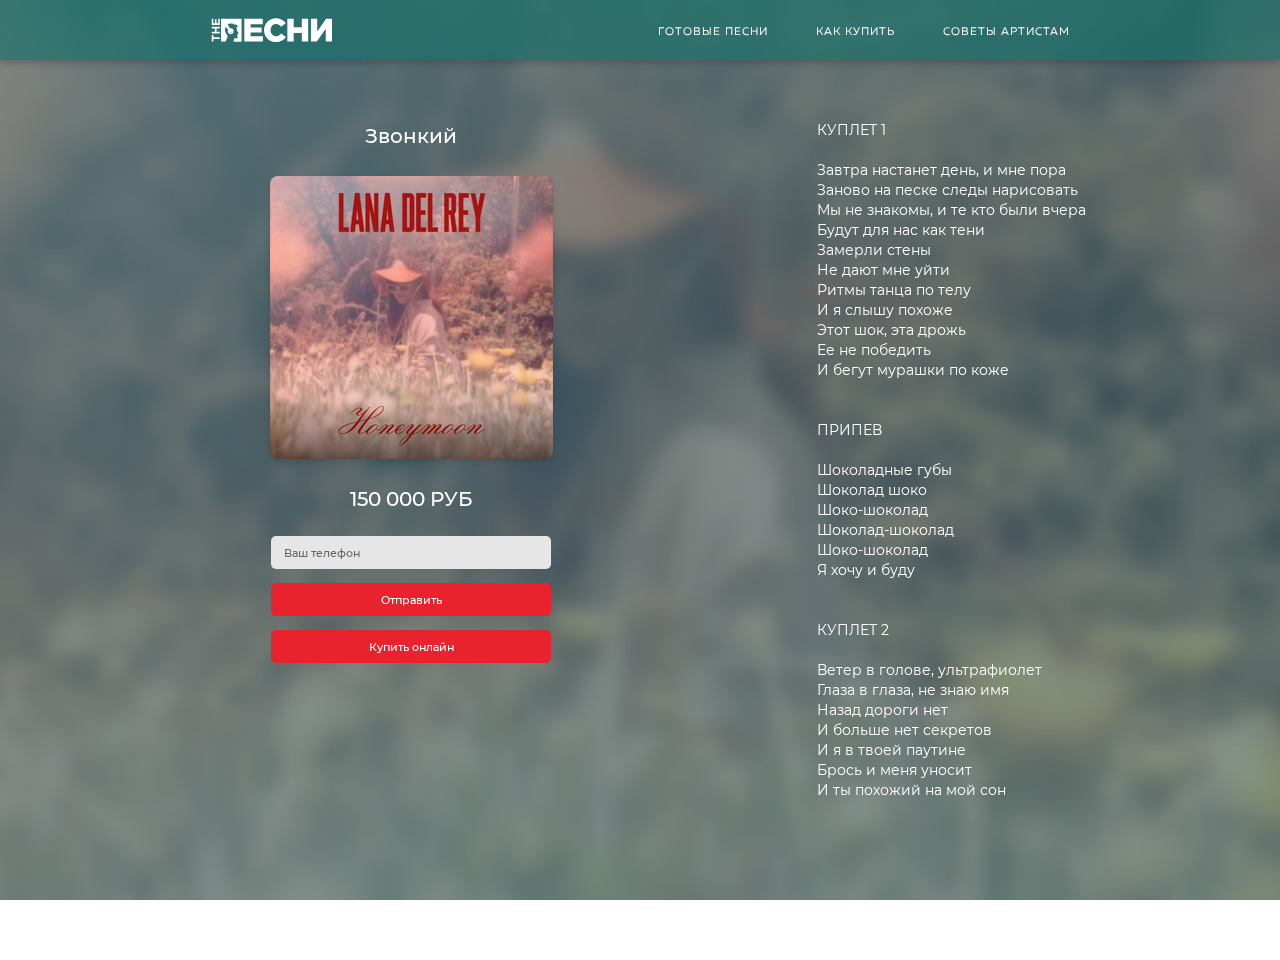
<file: ThePesni/song.html>
<!DOCTYPE html>
<html lang="ru">

<head>

	<meta charset="utf-8">

	<title>Title</title>
	<meta name="description" content="">

	<meta http-equiv="X-UA-Compatible" content="IE=edge">
	<meta name="viewport" content="width=device-width, initial-scale=1, maximum-scale=1, user-scalable=no">

	<meta property="og:image" content="path/to/image.jpg">
	<link rel="shortcut icon" href="img/favicon/favicon.ico" type="image/x-icon">
	<link rel="apple-touch-icon" href="img/favicon/apple-touch-icon.png">
	<link rel="apple-touch-icon" sizes="72x72" href="img/favicon/apple-touch-icon-72x72.png">
	<link rel="apple-touch-icon" sizes="114x114" href="img/favicon/apple-touch-icon-114x114.png">

	<!-- Chrome, Firefox OS and Opera -->
	<meta name="theme-color" content="#000">
	<!-- Windows Phone -->
	<meta name="msapplication-navbutton-color" content="#000">
	<!-- iOS Safari -->
	<meta name="apple-mobile-web-app-status-bar-style" content="#000">

	<link rel="stylesheet" href="css/main.min.css">
	<link rel="stylesheet" href="https://pro.fontawesome.com/releases/v5.7.0/css/all.css">

</head>

<body id="song-body">
	
	<div class="m-menu">
		<span class="m-menu__close">&times;</span>
		<img class="m-menu__logo" src="img/logo-green.svg" alt="">
		<ul class="m-menu__menu">
			<li><a href="#">Готовые песни</a></li>
			<li><a href="#">Как купить песню</a></li>
			<li><a href="#">Советы артистам</a></li>	
		</ul>
		<div class="m-menu__icons">
					<a href="#"><i class="far fa-envelope"></i></a> 
					<a href="#"><i class="fab fa-whatsapp"></i></a>
					<a href="#"><i class="fab fa-instagram"></i></a>
				</div>
				<div class="m-menu__phone">
					+7 (927) 451-12-66
				</div>
		</div>

	<main class="song_main">
		<div class="header__top">
			<div class="header_container">
						<img src="img/logo-small.svg" alt="Логотип The Pesni" class="header__top_logo">	
						<nav>								
							<ul class="menu">
								<li class="menu__item"><a href="#">Готовые песни</a></li>
								<li class="menu__item"><a href="#">Как купить</a></li>
								<li class="menu__item"><a href="#">Советы артистам</a></li>
								<li class="menu__item menu-button">
									<a href="#"><img src="img/hamburger.svg" alt=""></a>
								</li>
							</ul>
						</nav>
			</div>
		</div>

		<div class="song-scrollbar-wrapper">
				<div class="song-container">
					<div class="song-left">
						<div class="title">
							Звонкий
						</div>
						<div class="cover">
							<img src="img/song/cover.png" alt="" class="cover img-responsive">	
						</div>	
						<div class="price">
							150 000 РУБ	
						</div>
				
						<form action="#" class="song-form">
							<input class="form-input" placeholder="Ваш телефон" type="text">
							<button class="form-button">Отправить</button>
							<button class="form-button">Купить онлайн</button>
						</form>
				
					</div>
					<div class="song-text">
						<div class="text">
							КУПЛЕТ 1<br><br>
				
							Завтра настанет день, и мне пора<br>
							Заново на песке следы нарисовать<br>
							Мы не знакомы, и те кто были вчера<br>
							Будут для нас как тени<br>
							Замерли стены<br>
							Не дают мне уйти<br>
							Ритмы танца по телу<br>
							И я слышу похоже<br>
							Этот шок, эта дрожь<br>
							Ее не победить<br>
							И бегут мурашки по коже<br>
							<br>
							<br>
							ПРИПЕВ<br>
							 <br>
							Шоколадные губы<br>
							Шоколад шоко<br>
							Шоко-шоколад<br>
							Шоколад-шоколад<br>
							Шоко-шоколад<br>
							Я хочу и буду<br><br><br>
								
				
							КУПЛЕТ 2<br><br>
				
							Ветер в голове, ультрафиолет <br>
							Глаза в глаза, не знаю имя<br>
							Назад дороги нет<br>
							И больше нет секретов<br>
							И я в твоей паутине<br>
							Брось и меня уносит<br>
							И ты похожий на мой сон<br>
						</div>	
					</div>
				</div>
			</div>	</main>
		
	<script src="js/scripts.min.js"></script>

</body>
</html>
</file>
<file: css/main.min.css>
@import url("https://fonts.googleapis.com/css?family=Roboto:400,500&display=swap&subset=cyrillic");
@import url(../libs/fontawesome-pro-5.7.2-web/css/all.min.css);
@import url(../libs/normalize/normalize.css);
@import url(../libs/lightbox/lightbox.min.css);
@font-face {
  font-family: "Rex";
  font-weight: bold;
  font-style: normal;
  src: url("../fonts/RexBold/Rex-Bold.eot");
  src: url("../fonts/RexBold/Rex-Bold.eot?#iefix") format("embedded-opentype"), url("../fonts/RexBold/Rex-Bold.woff") format("woff"), url("../fonts/RexBold/Rex-Bold.ttf") format("truetype");
}

.lightbox .lb-image {
  border: none;
}

.lb-data .lb-details {
  display: none;
}

* {
  -webkit-box-sizing: border-box;
  box-sizing: border-box;
}

*:before, *:after {
  -webkit-box-sizing: border-box;
  box-sizing: border-box;
}

*::-webkit-input-placeholder {
  color: #666;
  opacity: 1;
}

*:-moz-placeholder {
  color: #666;
  opacity: 1;
}

*::-moz-placeholder {
  color: #666;
  opacity: 1;
}

*:-ms-input-placeholder {
  color: #666;
  opacity: 1;
}

body input:focus:required:invalid,
body textarea:focus:required:invalid {
  color: #666;
}

body input:required:valid,
body textarea:required:valid {
  color: #666;
}

html, body {
  min-height: 100%;
}

body {
  font-size: 16px;
  min-width: 320px;
  position: relative;
  line-height: 1.65;
  font-family: "Roboto", sans-serif;
  overflow-x: hidden;
  color: #fff;
}

.img-responsive {
  display: block;
  max-width: 100%;
  height: auto;
}

a {
  color: inherit;
}

a:active, a:visited {
  color: inherit;
}

button, input {
  outline: none !important;
}

.container {
  max-width: 970px;
  padding: 0px 15px;
  margin: auto;
}

section {
  padding: 60px 15px;
}

.header-mustache {
  color: #171716;
  font-family: "Rex", sans-serif;
  font-size: 25px;
  text-align: center;
  line-height: 1;
  margin: 0;
}

.header-mustache::after {
  display: block;
  content: '';
  width: 246px;
  height: 18px;
  margin: auto;
  background: url("../img/mustache.png");
  -webkit-background-size: cover;
          background-size: cover;
  margin-top: 14px;
}

.wrapper {
  max-width: 960px;
  margin: auto;
}

.header_big {
  font-family: "Rex", sans-serif;
  display: block;
  font-size: 64px;
  color: #ffeadd;
  text-shadow: 0px 3px 0px rgba(0, 0, 0, 0.15);
  background: #9c723d;
  line-height: 64px;
  padding: 15px 0;
  padding-right: 21px;
  width: 500px;
  text-align: right;
  margin: 0;
  z-index: 1;
  -webkit-transform-origin: 0 0;
      -ms-transform-origin: 0 0;
          transform-origin: 0 0;
  -webkit-transform: rotate(-8deg);
      -ms-transform: rotate(-8deg);
          transform: rotate(-8deg);
  margin-left: -190px;
  margin-top: 70px;
  margin-bottom: -90px;
  position: relative;
}

.header_big::before {
  display: block;
  content: '';
  background: #9c723d;
  height: 94px;
  position: absolute;
  left: -900%;
  right: 100%;
  margin-top: -15px;
  margin-right: -1px;
}

.text {
  color: #404040;
  text-align: center;
  max-width: 690px;
  margin: auto;
  line-height: 1.3;
  margin-top: 35px;
}

@media all and (-webkit-min-device-pixel-ratio: 1.5) {
  .header-mustache::after {
    background: url("../img/mustache@2x.png");
    -webkit-background-size: cover;
            background-size: cover;
  }
}

#index .header {
  min-height: 97vh;
  background: url("../img/header/bg.jpg") center center no-repeat;
  -webkit-background-size: cover;
          background-size: cover;
  -webkit-mask: url("../img/mask-bottom.png") repeat-x, -webkit-linear-gradient(bottom, transparent 5px, black 5px, black 100%);
          mask: url("../img/mask-bottom.png") repeat-x, linear-gradient(to top, transparent 5px, black 5px, black 100%);
  -webkit-mask-position: bottom;
          mask-position: bottom;
  position: relative;
}

#index .header .top {
  height: 108px;
  background: url("../img/header/top-bg.png");
  position: relative;
}

#index .header .top::before {
  display: block;
  content: '';
  position: absolute;
  height: 5px;
  width: 100%;
  bottom: -5px;
  background: url("../img/header/top-bg.png");
  -webkit-mask: url("../img/mask-bottom.png") repeat;
          mask: url("../img/mask-bottom.png") repeat;
}

#index .header .top .content {
  display: -webkit-box;
  display: -webkit-flex;
  display: -ms-flexbox;
  display: flex;
  -webkit-box-align: start;
  -webkit-align-items: flex-start;
      -ms-flex-align: start;
          align-items: flex-start;
}

#index .header .top .content .logo {
  width: 208px;
  height: 236px;
  -webkit-filter: drop-shadow(0px 0px 10px rgba(0, 0, 0, 0.2));
          filter: drop-shadow(0px 0px 10px rgba(0, 0, 0, 0.2));
}

#index .header .top .content .info {
  font-family: "Rex", sans-serif;
  font-weight: bold;
  padding-top: 22px;
  padding-left: 34px;
  display: -webkit-box;
  display: -webkit-flex;
  display: -ms-flexbox;
  display: flex;
  -webkit-box-flex: 1;
  -webkit-flex-grow: 1;
      -ms-flex-positive: 1;
          flex-grow: 1;
  -webkit-box-pack: justify;
  -webkit-justify-content: space-between;
      -ms-flex-pack: justify;
          justify-content: space-between;
  line-height: 1;
}

#index .header .top .content .info__header {
  color: #83624d;
  font-size: 17px;
  margin-bottom: 2px;
}

#index .header .top .content .info__text {
  color: #ffeadd;
  font-size: 23px;
  margin-bottom: 7px;
}

#index .header .top .content .info__small {
  color: #ffeadd;
  font-size: 17px;
}

#index .header .social {
  float: right;
  display: -webkit-box;
  display: -webkit-flex;
  display: -ms-flexbox;
  display: flex;
  -webkit-box-orient: vertical;
  -webkit-box-direction: normal;
  -webkit-flex-direction: column;
      -ms-flex-direction: column;
          flex-direction: column;
  -webkit-box-align: center;
  -webkit-align-items: center;
      -ms-flex-align: center;
          align-items: center;
  text-align: center;
  height: 100%;
}

#index .header .social::before {
  display: block;
  content: '';
  height: 10%;
  width: 1px;
  background-color: rgba(156, 114, 61, 0.3);
  margin-top: 15px;
  margin-bottom: 8px;
}

#index .header .social::after {
  display: block;
  content: '';
  height: 32%;
  width: 1px;
  background-color: rgba(156, 114, 61, 0.3);
  margin-bottom: 30px;
}

#index .header .social .caption {
  color: rgba(156, 114, 61, 0.3);
  font-family: "Rex", sans-serif;
  font-size: 23px;
  -webkit-writing-mode: tb-rl;
      -ms-writing-mode: tb-rl;
          writing-mode: tb-rl;
}

#index .header .social .icons {
  color: rgba(255, 234, 221, 0.5);
  font-size: 21px;
  display: -webkit-box;
  display: -webkit-flex;
  display: -ms-flexbox;
  display: flex;
  -webkit-box-orient: vertical;
  -webkit-box-direction: normal;
  -webkit-flex-direction: column;
      -ms-flex-direction: column;
          flex-direction: column;
  -webkit-box-align: center;
  -webkit-align-items: center;
      -ms-flex-align: center;
          align-items: center;
}

#index .header .social .icons::before {
  display: block;
  content: '';
  height: 35px;
  width: 1px;
  background-color: rgba(156, 114, 61, 0.3);
  margin-top: 8px;
}

#index .header .social .icons .icon {
  display: -webkit-box;
  display: -webkit-flex;
  display: -ms-flexbox;
  display: flex;
  -webkit-box-orient: vertical;
  -webkit-box-direction: normal;
  -webkit-flex-direction: column;
      -ms-flex-direction: column;
          flex-direction: column;
  -webkit-box-align: center;
  -webkit-align-items: center;
      -ms-flex-align: center;
          align-items: center;
  margin: 2px;
}

#index .header .social .icons .icon:first-child a {
  margin-right: 2px;
}

#index .header .social .icons .icon:last-child {
  margin: 0px;
}

#index .header .social .icons .icon::after {
  display: block;
  content: '';
  height: 12px;
  width: 1px;
  background-color: rgba(156, 114, 61, 0.3);
}

#index .header .social .icons a:hover {
  color: rgba(255, 234, 221, 0.8);
}

#index .header-container {
  max-width: 970px;
  margin: auto;
  display: -webkit-box;
  display: -webkit-flex;
  display: -ms-flexbox;
  display: flex;
  -webkit-box-pack: justify;
  -webkit-justify-content: space-between;
      -ms-flex-pack: justify;
          justify-content: space-between;
  height: -webkit-calc(97vh - 108px);
  height: calc(97vh - 108px);
}

#index .header-container .descr {
  font-family: "Rex", sans-serif;
  line-height: 1;
  -webkit-transform-origin: 0 0;
      -ms-transform-origin: 0 0;
          transform-origin: 0 0;
  -webkit-transform: rotate(-8deg);
      -ms-transform: rotate(-8deg);
          transform: rotate(-8deg);
  margin-left: -180px;
  margin-top: 280px;
}

#index .header-container .descr h1 {
  display: block;
  font-size: 31px;
  color: #c99575;
  text-shadow: 0px 3px 0px rgba(0, 0, 0, 0.15);
  background: #4f4334;
  position: absolute;
  line-height: 44px;
  padding-right: 18px;
  left: 0;
  width: 282px;
  text-align: right;
  margin: 0;
  z-index: 2;
}

#index .header-container .descr h1::before {
  display: block;
  content: '';
  background: #4f4334;
  height: 44px;
  position: absolute;
  left: -900%;
  right: 100%;
  margin-right: -1px;
}

#index .header-container .descr h2 {
  display: block;
  font-size: 121px;
  color: #ffeadd;
  text-shadow: 0px 3px 0px rgba(0, 0, 0, 0.15);
  background: #9c723d;
  position: absolute;
  line-height: 114px;
  padding: 3px 0;
  padding-right: 21px;
  left: 0;
  width: 523px;
  text-align: right;
  margin: 0;
  z-index: 1;
  margin-top: 39px;
}

#index .header-container .descr h2::before {
  display: block;
  content: '';
  background: #9c723d;
  height: 117px;
  position: absolute;
  left: -900%;
  right: 100%;
  margin-right: -1px;
}

#index .header-container .descr .advantages {
  display: block;
  font-size: 25px;
  color: #c99575;
  text-shadow: 0px 3px 0px rgba(0, 0, 0, 0.15);
  background: #4f4334;
  position: absolute;
  line-height: 1.25;
  padding: 7px;
  padding-left: 41px;
  left: 116px;
  width: 400px;
  text-indent: -32px;
  margin: 0;
  z-index: 2;
  margin-top: 153px;
}

#index .header .register {
  display: block;
  width: 324px;
  height: 72px;
  color: #362612;
  background: #b08a5a;
  font-family: "Rex", sans-serif;
  text-decoration: none;
  font-size: 24px;
  position: absolute;
  text-align: center;
  left: -webkit-calc(50% - 162px);
  left: calc(50% - 162px);
  bottom: 0;
  margin-bottom: 100px;
  padding: 6px;
}

#index .header .register:hover {
  background: #a37d4e;
  text-decoration: underline;
}

#index .header .register .box {
  border: 2px solid #47341b;
  height: 100%;
  display: -webkit-box;
  display: -webkit-flex;
  display: -ms-flexbox;
  display: flex;
  -webkit-box-pack: center;
  -webkit-justify-content: center;
      -ms-flex-pack: center;
          justify-content: center;
  -webkit-box-align: center;
  -webkit-align-items: center;
      -ms-flex-align: center;
          align-items: center;
}

#index .header .register .box::after {
  display: block;
  content: '';
  width: 23px;
  height: 23px;
  background: url("../img/icons/scissors.svg");
  -webkit-background-size: cover;
          background-size: cover;
  -webkit-transform: rotate(180deg);
      -ms-transform: rotate(180deg);
          transform: rotate(180deg);
  margin: 18px;
}

#index .header .register .box::before {
  display: block;
  content: '';
  width: 23px;
  height: 23px;
  background: url("../img/icons/scissors.svg");
  -webkit-background-size: cover;
          background-size: cover;
  margin: 18px;
}

.about {
  max-width: 960px;
  margin: auto;
}

.about::after {
  display: block;
  content: '';
  width: 100px;
  height: 106px;
  background-image: url("../img/about/i2.png");
  margin-bottom: -80px;
  margin-top: -20px;
  margin-left: 20px;
}

.about::before {
  display: block;
  content: '';
  width: 115px;
  height: 89px;
  background-image: url("../img/about/i1.png");
  margin-bottom: -80px;
  margin-top: -70px;
  margin-right: 60px;
  float: right;
}

.about .photos {
  margin-top: 40px;
  text-align: center;
}

.about .photos img {
  margin: 0 12px;
  width: 212px;
  border: 1px solid #886538;
  -webkit-border-image: url("../img/about/border.png") 1 repeat;
       -o-border-image: url("../img/about/border.png") 1 repeat;
          border-image: url("../img/about/border.png") 1 repeat;
}

.price {
  background: url("../img/price/bg.jpg");
  -webkit-background-size: cover;
          background-size: cover;
  -webkit-mask: url("../img/mask-bottom.png") repeat-x bottom, -webkit-linear-gradient(transparent 5px, black 5px, black -webkit-calc(100% - 5px), transparent -webkit-calc(100% - 5px)), url("../img/mask-top.png") repeat-x top;
          mask: url("../img/mask-bottom.png") repeat-x bottom, linear-gradient(transparent 5px, black 5px, black calc(100% - 5px), transparent calc(100% - 5px)), url("../img/mask-top.png") repeat-x top;
  position: relative;
}

.price .list {
  margin: auto;
  max-width: 520px;
  background: url("../img/price/bg-list.png");
  color: #39270f;
  padding: 0 54px 52px;
}

.price .list .services {
  width: 100%;
  border-collapse: collapse;
  line-height: 1;
}

.price .list .services caption {
  font-family: "Rex" ,sans-serif;
  font-size: 25px;
  margin-top: 58px;
  margin-bottom: 14px;
}

.price .list .services tr {
  border-bottom: 1px solid #9b784a;
}

.price .list .services td {
  color: #291b0a;
  padding-bottom: 3px;
  padding-top: 18px;
  font-weight: 500;
  vertical-align: bottom;
}

.price .list .services td:nth-child(2) {
  text-align: right;
  white-space: nowrap;
}

.price .list .register {
  display: block;
  width: 276px;
  height: 62px;
  color: #d0b28b;
  background: #594021;
  font-family: "Rex", sans-serif;
  text-decoration: none;
  font-size: 20px;
  text-align: center;
  margin: auto;
  margin-top: 52px;
  padding: 5px;
}

.price .list .register:hover {
  background: #523b1e;
  text-decoration: underline;
}

.price .list .register .box {
  border: 2px solid #d0b28b;
  height: 100%;
  display: -webkit-box;
  display: -webkit-flex;
  display: -ms-flexbox;
  display: flex;
  -webkit-box-pack: center;
  -webkit-justify-content: center;
      -ms-flex-pack: center;
          justify-content: center;
  -webkit-box-align: center;
  -webkit-align-items: center;
      -ms-flex-align: center;
          align-items: center;
}

.price .list .register .box::after {
  display: block;
  content: '';
  width: 21px;
  height: 21px;
  background: url("../img/icons/scissors-light.svg");
  -webkit-background-size: cover;
          background-size: cover;
  -webkit-transform: rotate(180deg);
      -ms-transform: rotate(180deg);
          transform: rotate(180deg);
  margin: 13px;
}

.price .list .register .box::before {
  display: block;
  content: '';
  width: 21px;
  height: 21px;
  background: url("../img/icons/scissors-light.svg");
  -webkit-background-size: cover;
          background-size: cover;
  margin: 13px;
}

.shares {
  padding-bottom: 0;
}

.shares .items {
  max-width: 760px;
  display: -webkit-box;
  display: -webkit-flex;
  display: -ms-flexbox;
  display: flex;
  -webkit-flex-wrap: wrap;
      -ms-flex-wrap: wrap;
          flex-wrap: wrap;
  margin: auto;
  margin-top: 90px;
  -webkit-box-pack: center;
  -webkit-justify-content: center;
      -ms-flex-pack: center;
          justify-content: center;
}

.shares .items .item {
  width: 238px;
  background: #ece7e0;
  border: 2px solid #ece7e0;
  -webkit-border-image: url("../img/shares/border.png") 2 repeat;
       -o-border-image: url("../img/shares/border.png") 2 repeat;
          border-image: url("../img/shares/border.png") 2 repeat;
  display: -webkit-box;
  display: -webkit-flex;
  display: -ms-flexbox;
  display: flex;
  -webkit-box-orient: vertical;
  -webkit-box-direction: normal;
  -webkit-flex-direction: column;
      -ms-flex-direction: column;
          flex-direction: column;
  -webkit-box-align: center;
  -webkit-align-items: center;
      -ms-flex-align: center;
          align-items: center;
  margin: 0 35px;
  margin-bottom: 65px;
  padding: 0 24px 30px;
}

.shares .items .item .icon {
  background: #fff;
  -webkit-border-radius: 50%;
          border-radius: 50%;
  border: 2px solid #825d2d;
  width: 78px;
  height: 78px;
  display: -webkit-box;
  display: -webkit-flex;
  display: -ms-flexbox;
  display: flex;
  -webkit-box-pack: center;
  -webkit-justify-content: center;
      -ms-flex-pack: center;
          justify-content: center;
  -webkit-box-align: center;
  -webkit-align-items: center;
      -ms-flex-align: center;
          align-items: center;
  margin-top: -40px;
}

.shares .items .item .icon img {
  width: 45px;
}

.shares .items .item .title {
  color: #343434;
  font-family: "Rex", sans-serif;
  font-size: 20px;
  margin-top: 30px;
  line-height: 1;
}

.shares .items .item .title::after {
  display: block;
  content: '';
  width: 105px;
  height: 2px;
  background: #825d2d;
  margin: auto;
  margin-top: 12px;
}

.shares .items .item .descr {
  color: #262626;
  text-align: center;
  margin-top: 30px;
  line-height: 1.3;
}

.location {
  position: relative;
  padding-top: 20px;
}

.location .header_big {
  margin-top: 38px;
}

.location .box {
  max-width: 960px;
  margin: auto;
  background: url("../img/location/bg.png");
  padding: 6px;
  position: relative;
}

.location .box::before {
  display: block;
  content: '';
  position: absolute;
  left: -webkit-calc(50% - 19px);
  left: calc(50% - 19px);
  top: -35px;
  width: 38px;
  height: 58px;
  background: #fff url("../img/location/location-pin.svg") center center;
  -webkit-background-size: cover;
          background-size: cover;
}

.location .box .whitebox {
  display: -webkit-box;
  display: -webkit-flex;
  display: -ms-flexbox;
  display: flex;
  background: #fff;
}

.location .box .whitebox > * {
  margin: 17px;
  border: 1px solid #e7e0d7;
  width: 50%;
}

.location .box .whitebox > * img {
  width: 100%;
}

.footer {
  background: url("../img/header/top-bg.png");
  position: relative;
  padding-top: 55px;
  padding-bottom: 35px;
}

.footer::after {
  display: block;
  content: '';
  position: absolute;
  height: 5px;
  width: 100%;
  top: -5px;
  background: url("../img/header/top-bg.png");
  -webkit-mask: url("../img/mask-top.png") repeat;
          mask: url("../img/mask-top.png") repeat;
}

.footer .logo {
  width: 179px;
  height: 204px;
}

.footer .content {
  display: -webkit-box;
  display: -webkit-flex;
  display: -ms-flexbox;
  display: flex;
  -webkit-box-align: center;
  -webkit-align-items: center;
      -ms-flex-align: center;
          align-items: center;
  -webkit-box-pack: center;
  -webkit-justify-content: center;
      -ms-flex-pack: center;
          justify-content: center;
}

.footer .content .info {
  font-family: "Rex", sans-serif;
  font-weight: bold;
  padding-left: 34px;
  display: -webkit-box;
  display: -webkit-flex;
  display: -ms-flexbox;
  display: flex;
  -webkit-box-orient: vertical;
  -webkit-box-direction: normal;
  -webkit-flex-direction: column;
      -ms-flex-direction: column;
          flex-direction: column;
  -webkit-box-pack: justify;
  -webkit-justify-content: space-between;
      -ms-flex-pack: justify;
          justify-content: space-between;
  line-height: 1;
}

.footer .content .info .item {
  padding-bottom: 22px;
}

.footer .content .info .item:last-child {
  padding-bottom: 0px;
}

.footer .content .info__header {
  color: #83624d;
  font-size: 17px;
}

.footer .content .info__text {
  color: #ffeadd;
  font-size: 23px;
}

.footer .content .info__small {
  color: #ffeadd;
  font-size: 17px;
}

.footer .social {
  font-size: 30px;
  color: #ffeadd;
  text-align: center;
  margin-top: 45px;
}

.footer .social a {
  margin: 8px;
}

.footer .social a:hover {
  color: #ffbb91;
}

.footer .copy {
  color: #ffeadd;
  text-align: center;
  font-size: 15px;
  margin-top: 4px;
}

@media screen and (max-width: 1116px) {
  #index .header-container .descr {
    margin-left: -100px;
  }
}

@media screen and (max-width: 1067px) {
  .header_big {
    font-family: "Rex", sans-serif;
    display: block;
    font-size: 50px;
    color: #ffeadd;
    text-shadow: 0px 3px 0px rgba(0, 0, 0, 0.15);
    background: #9c723d;
    line-height: 50px;
    padding: 15px 0;
    padding-right: 21px;
    width: 500px;
    text-align: right;
    margin: 0;
    z-index: 1;
    -webkit-transform-origin: 0 0;
        -ms-transform-origin: 0 0;
            transform-origin: 0 0;
    -webkit-transform: rotate(-8deg);
        -ms-transform: rotate(-8deg);
            transform: rotate(-8deg);
    margin-left: -190px;
    margin-top: 70px;
    margin-bottom: -90px;
    position: relative;
  }
  .header_big::before {
    display: block;
    content: '';
    background: #9c723d;
    height: 94px;
    position: absolute;
    left: -900%;
    right: 100%;
    margin-top: -15px;
    margin-right: -1px;
  }
}

@media screen and (max-width: 836px) {
  #index .header .social {
    display: none;
  }
  #index .header .top {
    height: 96px;
  }
  #index .header .top .content .logo {
    width: 180px;
    height: 204px;
  }
  #index .header .top .content .info {
    padding-left: 24px;
  }
  #index .header .top .content .info__header {
    font-size: 15px;
    margin-bottom: 2px;
  }
  #index .header .top .content .info__text {
    font-size: 19px;
    margin-bottom: 2px;
  }
  #index .header .top .content .info__small {
    font-size: 15px;
  }
  #index .header-container {
    max-width: 970px;
    margin: auto;
    display: -webkit-box;
    display: -webkit-flex;
    display: -ms-flexbox;
    display: flex;
    -webkit-box-pack: justify;
    -webkit-justify-content: space-between;
        -ms-flex-pack: justify;
            justify-content: space-between;
    height: -webkit-calc(97vh - 108px);
    height: calc(97vh - 108px);
  }
  #index .header-container .descr {
    font-family: "Rex", sans-serif;
    line-height: 1;
    -webkit-transform-origin: 0 0;
        -ms-transform-origin: 0 0;
            transform-origin: 0 0;
    -webkit-transform: rotate(-8deg) scale(0.8);
        -ms-transform: rotate(-8deg) scale(0.8);
            transform: rotate(-8deg) scale(0.8);
    margin-left: -80px;
    margin-top: 200px;
  }
}

@media screen and (max-width: 745px) {
  .about .photos img {
    margin: 0 12px 12px;
  }
  .location {
    position: relative;
    padding-top: 20px;
  }
  .location .header_big {
    margin-top: 38px;
  }
  .location .box {
    max-width: 475px;
    margin: auto;
    background: url("../img/location/bg.png");
    padding: 6px;
    position: relative;
  }
  .location .box::before {
    display: none;
  }
  .location .box .whitebox {
    display: -webkit-box;
    display: -webkit-flex;
    display: -ms-flexbox;
    display: flex;
    -webkit-box-orient: vertical;
    -webkit-box-direction: normal;
    -webkit-flex-direction: column;
        -ms-flex-direction: column;
            flex-direction: column;
    background: #fff;
  }
  .location .box .whitebox > * {
    margin: 10px;
    border: 1px solid #e7e0d7;
    width: auto;
  }
  .location .box .whitebox div:first-child {
    margin-bottom: 0;
  }
  .location .box .whitebox div:last-child {
    height: 300px;
  }
}

@media screen and (max-width: 658px) {
  #index .header .top .content .logo {
    display: none;
  }
}

@media screen and (max-width: 508px) {
  #index .header .top {
    background-image: none;
  }
  #index .header .top::before {
    display: none;
  }
  #index .header .top .content .info {
    -webkit-box-orient: vertical;
    -webkit-box-direction: normal;
    -webkit-flex-direction: column;
        -ms-flex-direction: column;
            flex-direction: column;
    -webkit-box-pack: center;
    -webkit-justify-content: center;
        -ms-flex-pack: center;
            justify-content: center;
    margin-top: 15px;
  }
  #index .header .top .content .info .item {
    text-align: center;
    margin-bottom: 20px;
  }
  #index .header .top {
    height: 96px;
  }
  #index .header .top .content .logo {
    width: 180px;
    height: 204px;
  }
  #index .header .top .content .info {
    padding-left: 24px;
  }
  #index .header .top .content .info__header {
    font-size: 17px;
    margin-bottom: 2px;
  }
  #index .header .top .content .info__text {
    font-size: 21px;
    margin-bottom: 2px;
  }
  #index .header .top .content .info__small {
    font-size: 17px;
  }
}

@media screen and (max-width: 505px) {
  .about .photos img {
    width: 90%;
  }
}

@media screen and (max-width: 473px) {
  .price {
    background: url("../img/price/bg.jpg");
    -webkit-background-size: cover;
            background-size: cover;
    -webkit-mask: url("../img/mask-bottom.png") repeat-x bottom, -webkit-linear-gradient(transparent 5px, black 5px, black -webkit-calc(100% - 5px), transparent -webkit-calc(100% - 5px)), url("../img/mask-top.png") repeat-x top;
            mask: url("../img/mask-bottom.png") repeat-x bottom, linear-gradient(transparent 5px, black 5px, black calc(100% - 5px), transparent calc(100% - 5px)), url("../img/mask-top.png") repeat-x top;
    position: relative;
  }
  .price .list {
    margin: auto;
    max-width: 520px;
    background: url("../img/price/bg-list.png");
    color: #39270f;
    padding: 0 20px 52px;
  }
}

@media screen and (max-width: 411px) {
  .price .list {
    padding: 0 20px 20px;
  }
  .price .list .register {
    -webkit-transform: scale(0.8);
        -ms-transform: scale(0.8);
            transform: scale(0.8);
    margin-top: 20px;
  }
}

@media screen and (max-width: 400px) {
  .price .list {
    padding: 0 20px 20px;
  }
  .price .list .register {
    -webkit-transform: scale(0.8);
        -ms-transform: scale(0.8);
            transform: scale(0.8);
    margin-top: 20px;
  }
  .footer {
    background: url("../img/header/top-bg.png");
    position: relative;
    padding-top: 55px;
    padding-bottom: 35px;
  }
  .footer::after {
    display: block;
    content: '';
    position: absolute;
    height: 5px;
    width: 100%;
    top: -5px;
    background: url("../img/header/top-bg.png");
    -webkit-mask: url("../img/mask-top.png") repeat;
            mask: url("../img/mask-top.png") repeat;
  }
  .footer .logo {
    display: none;
  }
}
</file>
<file: app/css/main.min.css>
@import url("https://fonts.googleapis.com/css?family=Roboto:400,500&display=swap&subset=cyrillic");
@import url(../libs/fontawesome-pro-5.7.2-web/css/all.min.css);
@import url(../libs/normalize/normalize.css);
@font-face {
  font-family: "Rex";
  font-weight: bold;
  font-style: normal;
  src: url("../fonts/RexBold/Rex-Bold.eot");
  src: url("../fonts/RexBold/Rex-Bold.eot?#iefix") format("embedded-opentype"), url("../fonts/RexBold/Rex-Bold.woff") format("woff"), url("../fonts/RexBold/Rex-Bold.ttf") format("truetype");
}

* {
  -webkit-box-sizing: border-box;
  box-sizing: border-box;
}

*:before, *:after {
  -webkit-box-sizing: border-box;
  box-sizing: border-box;
}

*::-webkit-input-placeholder {
  color: #666;
  opacity: 1;
}

*:-moz-placeholder {
  color: #666;
  opacity: 1;
}

*::-moz-placeholder {
  color: #666;
  opacity: 1;
}

*:-ms-input-placeholder {
  color: #666;
  opacity: 1;
}

body input:focus:required:invalid,
body textarea:focus:required:invalid {
  color: #666;
}

body input:required:valid,
body textarea:required:valid {
  color: #666;
}

html, body {
  min-height: 100%;
}

body {
  font-size: 16px;
  min-width: 320px;
  position: relative;
  line-height: 1.65;
  font-family: "Roboto", sans-serif;
  overflow-x: hidden;
  color: #fff;
}

.img-responsive {
  display: block;
  max-width: 100%;
  height: auto;
}

a {
  color: inherit;
}

a:active, a:visited {
  color: inherit;
}

button, input {
  outline: none !important;
}

.container {
  max-width: 970px;
  padding: 0px 15px;
  margin: auto;
}

section {
  padding: 60px 0;
}

.header-mustache {
  color: #171716;
  font-family: "Rex", sans-serif;
  font-size: 25px;
  text-align: center;
  line-height: 1;
  margin: 0;
}

.header-mustache::after {
  display: block;
  content: '';
  width: 246px;
  height: 18px;
  margin: auto;
  background: url("../img/mustache.png");
  -webkit-background-size: cover;
          background-size: cover;
  margin-top: 14px;
}

.header_big {
  font-family: "Rex", sans-serif;
  display: block;
  font-size: 64px;
  color: #ffeadd;
  text-shadow: 0px 3px 0px rgba(0, 0, 0, 0.15);
  background: #9c723d;
  position: absolute;
  line-height: 64px;
  padding: 15px 0;
  padding-right: 21px;
  left: 0;
  width: 500px;
  text-align: right;
  margin: 0;
  z-index: 1;
  -webkit-transform-origin: 0 0;
      -ms-transform-origin: 0 0;
          transform-origin: 0 0;
  -webkit-transform: rotate(-8deg);
      -ms-transform: rotate(-8deg);
          transform: rotate(-8deg);
  margin-left: -28px;
  margin-top: 70px;
}

.text {
  color: #404040;
  text-align: center;
  max-width: 670px;
  margin: auto;
  line-height: 1.3;
  margin-top: 35px;
}

@media all and (-webkit-min-device-pixel-ratio: 1.5) {
  .header-mustache::after {
    background: url("../img/mustache@2x.png");
    -webkit-background-size: cover;
            background-size: cover;
  }
}

#index .header {
  height: 800px;
  min-height: 97vh;
  background: url("../img/header/bg.jpg") 0 60px no-repeat;
  -webkit-background-size: cover;
          background-size: cover;
  -webkit-mask: url("../img/mask-bottom.png") repeat-x, -webkit-linear-gradient(bottom, transparent 5px, black 5px, black 100%);
          mask: url("../img/mask-bottom.png") repeat-x, linear-gradient(to top, transparent 5px, black 5px, black 100%);
  -webkit-mask-position: bottom;
          mask-position: bottom;
  position: relative;
}

#index .header .top {
  height: 108px;
  background: url("../img/header/top-bg.png");
  position: relative;
}

#index .header .top::before {
  display: block;
  content: '';
  position: absolute;
  height: 5px;
  width: 100%;
  bottom: -5px;
  background: url("../img/header/top-bg.png");
  -webkit-mask: url("../img/mask-bottom.png") repeat;
          mask: url("../img/mask-bottom.png") repeat;
}

#index .header .top .content {
  display: -webkit-box;
  display: -webkit-flex;
  display: -ms-flexbox;
  display: flex;
  -webkit-box-align: start;
  -webkit-align-items: flex-start;
      -ms-flex-align: start;
          align-items: flex-start;
}

#index .header .top .content .logo {
  width: 208px;
  height: 236px;
  -webkit-filter: drop-shadow(0px 0px 10px rgba(0, 0, 0, 0.2));
          filter: drop-shadow(0px 0px 10px rgba(0, 0, 0, 0.2));
}

#index .header .top .content .info {
  font-family: "Rex", sans-serif;
  font-weight: bold;
  padding-top: 22px;
  padding-left: 34px;
  display: -webkit-box;
  display: -webkit-flex;
  display: -ms-flexbox;
  display: flex;
  -webkit-box-flex: 1;
  -webkit-flex-grow: 1;
      -ms-flex-positive: 1;
          flex-grow: 1;
  -webkit-box-pack: justify;
  -webkit-justify-content: space-between;
      -ms-flex-pack: justify;
          justify-content: space-between;
  line-height: 1;
}

#index .header .top .content .info__header {
  color: #83624d;
  font-size: 17px;
  margin-bottom: 2px;
}

#index .header .top .content .info__text {
  color: #ffeadd;
  font-size: 23px;
  margin-bottom: 7px;
}

#index .header .top .content .info__small {
  color: #ffeadd;
  font-size: 17px;
}

#index .header .descr {
  position: absolute;
  font-family: "Rex", sans-serif;
  line-height: 1;
  -webkit-transform-origin: 0 0;
      -ms-transform-origin: 0 0;
          transform-origin: 0 0;
  -webkit-transform: rotate(-8deg);
      -ms-transform: rotate(-8deg);
          transform: rotate(-8deg);
  margin-left: -28px;
  margin-top: 280px;
  left: 0;
}

#index .header .descr h1 {
  display: block;
  font-size: 31px;
  color: #c99575;
  text-shadow: 0px 3px 0px rgba(0, 0, 0, 0.15);
  background: #4f4334;
  position: absolute;
  line-height: 44px;
  padding-right: 18px;
  left: 0;
  width: 282px;
  text-align: right;
  margin: 0;
  z-index: 2;
}

#index .header .descr h2 {
  display: block;
  font-size: 121px;
  color: #ffeadd;
  text-shadow: 0px 3px 0px rgba(0, 0, 0, 0.15);
  background: #9c723d;
  position: absolute;
  line-height: 114px;
  padding: 3px 0;
  padding-right: 21px;
  left: 0;
  width: 523px;
  text-align: right;
  margin: 0;
  z-index: 1;
  margin-top: 39px;
}

#index .header .descr .advantages {
  display: block;
  font-size: 25px;
  color: #c99575;
  text-shadow: 0px 3px 0px rgba(0, 0, 0, 0.15);
  background: #4f4334;
  position: absolute;
  line-height: 1.25;
  padding: 7px;
  padding-left: 41px;
  left: 116px;
  width: 400px;
  text-indent: -32px;
  margin: 0;
  z-index: 2;
  margin-top: 153px;
}

#index .header .register {
  display: block;
  width: 324px;
  height: 72px;
  color: #362612;
  background: #b08a5a;
  font-family: "Rex", sans-serif;
  text-decoration: none;
  font-size: 24px;
  position: absolute;
  text-align: center;
  left: -webkit-calc(50% - 162px);
  left: calc(50% - 162px);
  bottom: 0;
  margin-bottom: 100px;
  padding: 6px;
}

#index .header .register:hover {
  background: #a37d4e;
  text-decoration: underline;
}

#index .header .register .box {
  border: 2px solid #47341b;
  height: 100%;
  display: -webkit-box;
  display: -webkit-flex;
  display: -ms-flexbox;
  display: flex;
  -webkit-box-pack: center;
  -webkit-justify-content: center;
      -ms-flex-pack: center;
          justify-content: center;
  -webkit-box-align: center;
  -webkit-align-items: center;
      -ms-flex-align: center;
          align-items: center;
}

#index .header .register .box::after {
  display: block;
  content: '';
  width: 23px;
  height: 23px;
  background: url("../img/icons/scissors.svg");
  -webkit-background-size: cover;
          background-size: cover;
  -webkit-transform: rotate(180deg);
      -ms-transform: rotate(180deg);
          transform: rotate(180deg);
  margin: 18px;
}

#index .header .register .box::before {
  display: block;
  content: '';
  width: 23px;
  height: 23px;
  background: url("../img/icons/scissors.svg");
  -webkit-background-size: cover;
          background-size: cover;
  margin: 18px;
}

.about .photos {
  margin-top: 40px;
  text-align: center;
}

.about .photos img {
  margin: 0 12px;
}

.price {
  min-height: 400px;
  background: url("../img/price/bg.jpg");
  -webkit-background-size: cover;
          background-size: cover;
  -webkit-mask: url("../img/mask-bottom.png") repeat-x bottom, -webkit-linear-gradient(transparent 5px, black 5px, black -webkit-calc(100% - 5px), transparent -webkit-calc(100% - 5px)), url("../img/mask-top.png") repeat-x top;
          mask: url("../img/mask-bottom.png") repeat-x bottom, linear-gradient(transparent 5px, black 5px, black calc(100% - 5px), transparent calc(100% - 5px)), url("../img/mask-top.png") repeat-x top;
  position: relative;
}

.price .list {
  margin: auto;
  width: 520px;
  background: url("../img/price/bg-list.png");
  color: #39270f;
  margin-top: 70px;
  padding: 0 54px 52px;
}

.price .list .services {
  width: 100%;
  border-collapse: collapse;
  line-height: 1;
}

.price .list .services caption {
  font-family: "Rex" ,sans-serif;
  font-size: 25px;
  margin-top: 58px;
  margin-bottom: 14px;
}

.price .list .services tr {
  border-bottom: 1px solid #9b784a;
}

.price .list .services td {
  color: #291b0a;
  padding-bottom: 3px;
  padding-top: 18px;
  font-weight: 500;
}

.price .list .services td:nth-child(2) {
  text-align: right;
}

.price .list .register {
  display: block;
  width: 276px;
  height: 62px;
  color: #d0b28b;
  background: #594021;
  font-family: "Rex", sans-serif;
  text-decoration: none;
  font-size: 20px;
  text-align: center;
  margin: auto;
  margin-top: 52px;
  padding: 5px;
}

.price .list .register:hover {
  background: #523b1e;
  text-decoration: underline;
}

.price .list .register .box {
  border: 2px solid #d0b28b;
  height: 100%;
  display: -webkit-box;
  display: -webkit-flex;
  display: -ms-flexbox;
  display: flex;
  -webkit-box-pack: center;
  -webkit-justify-content: center;
      -ms-flex-pack: center;
          justify-content: center;
  -webkit-box-align: center;
  -webkit-align-items: center;
      -ms-flex-align: center;
          align-items: center;
}

.price .list .register .box::after {
  display: block;
  content: '';
  width: 21px;
  height: 21px;
  background: url("../img/icons/scissors-light.svg");
  -webkit-background-size: cover;
          background-size: cover;
  -webkit-transform: rotate(180deg);
      -ms-transform: rotate(180deg);
          transform: rotate(180deg);
  margin: 13px;
}

.price .list .register .box::before {
  display: block;
  content: '';
  width: 21px;
  height: 21px;
  background: url("../img/icons/scissors-light.svg");
  -webkit-background-size: cover;
          background-size: cover;
  margin: 13px;
}

.shares {
  padding-bottom: 0;
}

.shares .items {
  max-width: 550px;
  display: -webkit-box;
  display: -webkit-flex;
  display: -ms-flexbox;
  display: flex;
  -webkit-flex-wrap: wrap;
      -ms-flex-wrap: wrap;
          flex-wrap: wrap;
  margin: auto;
  margin-top: 90px;
  -webkit-box-pack: justify;
  -webkit-justify-content: space-between;
      -ms-flex-pack: justify;
          justify-content: space-between;
}

.shares .items .item {
  width: 238px;
  background: #ece7e0;
  display: -webkit-box;
  display: -webkit-flex;
  display: -ms-flexbox;
  display: flex;
  -webkit-box-orient: vertical;
  -webkit-box-direction: normal;
  -webkit-flex-direction: column;
      -ms-flex-direction: column;
          flex-direction: column;
  -webkit-box-align: center;
  -webkit-align-items: center;
      -ms-flex-align: center;
          align-items: center;
  margin-bottom: 65px;
  padding: 0 24px 30px;
}

.shares .items .item .icon {
  background: #fff;
  -webkit-border-radius: 50%;
          border-radius: 50%;
  border: 2px solid #825d2d;
  width: 78px;
  height: 78px;
  display: -webkit-box;
  display: -webkit-flex;
  display: -ms-flexbox;
  display: flex;
  -webkit-box-pack: center;
  -webkit-justify-content: center;
      -ms-flex-pack: center;
          justify-content: center;
  -webkit-box-align: center;
  -webkit-align-items: center;
      -ms-flex-align: center;
          align-items: center;
  margin-top: -40px;
}

.shares .items .item .icon img {
  width: 45px;
}

.shares .items .item .title {
  color: #343434;
  font-family: "Rex", sans-serif;
  font-size: 20px;
  margin-top: 30px;
  line-height: 1;
}

.shares .items .item .title::after {
  display: block;
  content: '';
  width: 105px;
  height: 2px;
  background: #825d2d;
  margin: auto;
  margin-top: 12px;
}

.shares .items .item .descr {
  color: #262626;
  text-align: center;
  margin-top: 30px;
  line-height: 1.3;
}

.location {
  position: relative;
  padding-top: 20px;
}

.location .header_big {
  margin-top: 38px;
}

.location .box {
  width: 940px;
  height: 524px;
  margin: auto;
  background: url("../img/location/bg.png");
  padding: 74px 24px 23px;
}

.location .box img:nth-child(1) {
  margin-right: 26px;
}

.footer .top {
  background: url("../img/header/top-bg.png");
  position: relative;
  padding-top: 55px;
  padding-bottom: 35px;
}

.footer .top::after {
  display: block;
  content: '';
  position: absolute;
  height: 5px;
  width: 100%;
  top: -5px;
  background: url("../img/header/top-bg.png");
  -webkit-mask: url("../img/mask-top.png") repeat;
          mask: url("../img/mask-top.png") repeat;
}

.footer .top .logo {
  width: 179px;
  height: 204px;
}

.footer .top .content {
  display: -webkit-box;
  display: -webkit-flex;
  display: -ms-flexbox;
  display: flex;
  -webkit-box-align: center;
  -webkit-align-items: center;
      -ms-flex-align: center;
          align-items: center;
  -webkit-box-pack: center;
  -webkit-justify-content: center;
      -ms-flex-pack: center;
          justify-content: center;
}

.footer .top .content .info {
  font-family: "Rex", sans-serif;
  font-weight: bold;
  padding-left: 34px;
  display: -webkit-box;
  display: -webkit-flex;
  display: -ms-flexbox;
  display: flex;
  -webkit-box-orient: vertical;
  -webkit-box-direction: normal;
  -webkit-flex-direction: column;
      -ms-flex-direction: column;
          flex-direction: column;
  -webkit-box-pack: justify;
  -webkit-justify-content: space-between;
      -ms-flex-pack: justify;
          justify-content: space-between;
  line-height: 1;
}

.footer .top .content .info .item {
  padding-bottom: 22px;
}

.footer .top .content .info .item:last-child {
  padding-bottom: 0px;
}

.footer .top .content .info__header {
  color: #83624d;
  font-size: 17px;
}

.footer .top .content .info__text {
  color: #ffeadd;
  font-size: 23px;
}

.footer .top .content .info__small {
  color: #ffeadd;
  font-size: 17px;
}

.footer .top .social {
  font-size: 30px;
  color: #ffeadd;
  text-align: center;
  margin-top: 45px;
}

.footer .top .social a {
  margin: 8px;
}

.footer .top .social a:hover {
  color: #ffbb91;
}

.footer .top .copy {
  color: #ffeadd;
  text-align: center;
  font-size: 15px;
  margin-top: 4px;
}
</file>
<file: ThePesni/css/main.min.css>
@import url(../libs/bootstrap-grid/bootstrap4.min.css);
@import url(../libs/fontawesome-pro-5.7.2-web/css/all.min.css);
@font-face {
  font-family: "Muller";
  font-weight: normal;
  font-style: normal;
  src: url("../fonts/MullerRegular/MullerRegular.eot");
  src: url("../fonts/MullerRegular/MullerRegular.eot?#iefix") format("embedded-opentype"), url("../fonts/MullerRegular/MullerRegular.woff") format("woff"), url("../fonts/MullerRegular/MullerRegular.ttf") format("truetype");
}

@font-face {
  font-family: "Muller";
  font-weight: bold;
  font-style: normal;
  src: url("../fonts/MullerBold/MullerBold.eot");
  src: url("../fonts/MullerBold/MullerBold.eot?#iefix") format("embedded-opentype"), url("../fonts/MullerBold/MullerBold.woff") format("woff"), url("../fonts/MullerBold/MullerBold.ttf") format("truetype");
}

@font-face {
  font-family: "Montserrat";
  font-weight: normal;
  font-style: normal;
  src: url("../fonts/MontserratRegular/MontserratRegular.eot");
  src: url("../fonts/MontserratRegular/MontserratRegular.eot?#iefix") format("embedded-opentype"), url("../fonts/MontserratRegular/MontserratRegular.woff") format("woff"), url("../fonts/MontserratRegular/MontserratRegular.ttf") format("truetype");
}

@font-face {
  font-family: "Montserrat";
  font-weight: 500;
  font-style: normal;
  src: url("../fonts/MontserratMedium/MontserratMedium.eot");
  src: url("../fonts/MontserratMedium/MontserratMedium.eot?#iefix") format("embedded-opentype"), url("../fonts/MontserratMedium/MontserratMedium.woff") format("woff"), url("../fonts/MontserratMedium/MontserratMedium.ttf") format("truetype");
}

* {
  -webkit-box-sizing: border-box;
  box-sizing: border-box;
}

*:before, *:after {
  -webkit-box-sizing: border-box;
  box-sizing: border-box;
}

*::-webkit-input-placeholder {
  color: #666;
  opacity: 1;
}

*:-moz-placeholder {
  color: #666;
  opacity: 1;
}

*::-moz-placeholder {
  color: #666;
  opacity: 1;
}

*:-ms-input-placeholder {
  color: #666;
  opacity: 1;
}

body input:focus:required:invalid,
body textarea:focus:required:invalid {
  color: #666;
}

body input:required:valid,
body textarea:required:valid {
  color: #666;
}

html, body {
  height: 100%;
}

body {
  font-size: 16px;
  min-width: 320px;
  position: relative;
  line-height: 1.65;
  font-family: "Montserrat", sans-serif;
  overflow-x: hidden;
}

.img-responsive {
  display: block;
  max-width: 100%;
  height: auto;
}

::-moz-selection {
  background-color: #e9232d;
  color: #fff;
}

::selection {
  background-color: #e9232d;
  color: #fff;
}

a {
  color: inherit;
}

a:active, a:visited {
  color: inherit;
}

/*.container
	border: 2px solid blue
	padding: 0
	margin: 0*/
/*.row
	border: 1px solid red
	padding: 0
	margin: 0*/
.h2 {
  margin: 0px;
  padding: 0px;
}

.h2 {
  font-family: "Muller", sans-serif;
  font-weight: bold;
  font-size: 25px;
  color: #16928a;
  text-align: center;
  padding-bottom: 30px;
}

.h2-after {
  font-family: "Muller", sans-serif;
  font-weight: bold;
  font-size: 25px;
  line-height: 30px;
  color: #16928a;
  text-align: center;
  margin: 0;
  padding: 0;
}

.h2-after::after {
  content: " ";
  display: block;
  margin: auto;
  background-image: url("../img/equalizer.png");
  -webkit-background-size: cover;
          background-size: cover;
  width: 108px;
  height: 20px;
  margin-top: 5px;
  margin-bottom: 50px;
}

.form-title {
  color: #3f3f3f;
  font-family: "Muller", sans-serif;
  font-size: 16px;
  text-align: center;
}

.form-input {
  background-color: #e6e6e6;
  -webkit-border-radius: 5px;
          border-radius: 5px;
  color: #797979;
  border: none;
  font-family: "Montserrat", sans-serif;
  font-size: 11px;
  font-weight: 500;
  width: 184px;
  height: 33px;
  padding-left: 13px;
  margin-right: 7px;
}

.form-button {
  font-family: "Montserrat";
  font-weight: 500;
  font-size: 11px;
  line-height: 12px;
  height: 33px;
  color: white;
  border: none;
  background-color: #e9232d;
  -webkit-border-radius: 5px;
          border-radius: 5px;
  cursor: pointer;
  padding: 0 18px;
}

.form-button:hover {
  background-color: #d3151f;
}

button, input {
  outline: none !important;
}

section {
  padding: 50px 0;
}

.menu-button {
  display: none;
  margin-top: -2px;
}

.m-menu {
  display: -webkit-box;
  display: -webkit-flex;
  display: -ms-flexbox;
  display: flex;
  position: fixed;
  overflow-y: scroll;
  right: 0;
  top: 0;
  background-color: #f3f3f3;
  height: 100%;
  width: 100%;
  z-index: 2;
  -webkit-box-orient: vertical;
  -webkit-box-direction: normal;
  -webkit-flex-direction: column;
      -ms-flex-direction: column;
          flex-direction: column;
  -webkit-box-align: center;
  -webkit-align-items: center;
      -ms-flex-align: center;
          align-items: center;
  -webkit-transition: 0.4s;
  -o-transition: 0.4s;
  transition: 0.4s;
  -webkit-box-pack: center;
  -webkit-justify-content: center;
      -ms-flex-pack: center;
          justify-content: center;
  -webkit-transform: translateX(-100%);
      -ms-transform: translateX(-100%);
          transform: translateX(-100%);
}

.m-menu__active {
  -webkit-transform: translateX(0);
      -ms-transform: translateX(0);
          transform: translateX(0);
}

.m-menu__close {
  color: #565656;
  font-size: 60px;
  position: absolute;
  top: 0;
  right: 0;
  margin-right: 20px;
  margin-top: -15px;
  cursor: pointer;
}

.m-menu__menu {
  list-style: none;
  maring: 0;
  padding: 0;
  text-align: center;
  margin-top: 60px;
  font-weight: bold;
  font-size: 25px;
  border-top: 1px solid rgba(22, 146, 138, 0.2);
  border-bottom: 1px solid rgba(22, 146, 138, 0.2);
}

.m-menu__menu li {
  margin: 30px 0;
}

.m-menu__menu a {
  color: #16928a;
}

.m-menu__icons {
  margin-top: 30px;
}

.m-menu__icons a {
  color: #16928a;
  font-size: 40px;
  margin: 0 10px;
}

.m-menu__phone {
  margin-top: 10px;
  color: #16928a;
  font-size: 25px;
  font-weight: bold;
}

.m-menu__logo {
  width: 140px;
}

.body-menu-active {
  max-height: 100%;
  overflow: hidden;
}

.header_container {
  max-width: 920px;
  padding: 0 30px;
  display: -webkit-box;
  display: -webkit-flex;
  display: -ms-flexbox;
  display: flex;
  -webkit-box-pack: justify;
  -webkit-justify-content: space-between;
      -ms-flex-pack: justify;
          justify-content: space-between;
  margin: auto;
}

.header {
  height: 100vh;
  background: url("../img/main/header-bg.png");
  -webkit-background-size: cover;
          background-size: cover;
  background-position: 40%;
}

.header__top {
  background-color: rgba(13, 111, 105, 0.6);
  height: 60px;
  -webkit-box-shadow: 0px 3px 7px 0px rgba(0, 0, 0, 0.2);
          box-shadow: 0px 3px 7px 0px rgba(0, 0, 0, 0.2);
  will-change: transform;
}

.header__top_logo {
  margin-top: 14px;
  height: 33px;
}

.menu {
  margin-top: 17px;
  display: -webkit-box;
  display: -webkit-flex;
  display: -ms-flexbox;
  display: flex;
  padding: 0;
}

.menu__item {
  list-style-type: none;
  margin-left: 48px;
}

.menu__item a {
  text-transform: uppercase;
  font-size: 11px;
  font-family: "Muller";
  white-space: nowrap;
  letter-spacing: 1px;
  color: #fff;
}

.menu__item a:hover {
  text-decoration: underline;
}

.menu-button img {
  cursor: pointer;
  height: 40px;
  margin-top: -4px;
}

.mainlogo_container {
  max-width: 920px;
  padding: 0 30px;
  margin: auto;
  height: -webkit-calc(100vh - 60px);
  height: calc(100vh - 60px);
  position: relative;
}

.main-logo {
  position: absolute;
  right: 0;
  top: 40%;
  width: 100%;
  max-width: 560px;
}

.header__contacts {
  color: white;
  text-align: right;
  padding: 0 15px 25px;
  position: absolute;
  right: 0;
  bottom: 0;
}

.header__contacts .icons {
  font-size: 28px;
}

.header__contacts .icons a {
  margin-left: 8px;
}

.header__contacts .icons a:hover {
  color: #e9232d;
}

.header__contacts .phone {
  margin-top: 5px;
  font-size: 20px;
  font-family: "Muller", sans-serif;
  font-weight: bold;
  color: white;
}

.scroll_icon {
  background: url("../img/main/scroll.png");
  -webkit-background-size: cover;
          background-size: cover;
  width: 17px;
  height: 38px;
  position: absolute;
  bottom: 0px;
  margin-bottom: 15px;
  left: 50%;
  left: -webkit-calc(50% - 11px);
  left: calc(50% - 11px);
  -webkit-animation: move-scroll-icon  .5s infinite alternate linear;
          animation: move-scroll-icon  .5s infinite alternate linear;
}

@-webkit-keyframes move-scroll-icon {
  from {
    -webkit-transform: translateY(-5px);
            transform: translateY(-5px);
  }
  to {
    -webkit-transform: translateY(0px);
            transform: translateY(0px);
  }
}

@keyframes move-scroll-icon {
  from {
    -webkit-transform: translateY(-5px);
            transform: translateY(-5px);
  }
  to {
    -webkit-transform: translateY(0px);
            transform: translateY(0px);
  }
}

.container-songs {
  display: -webkit-box;
  display: -webkit-flex;
  display: -ms-flexbox;
  display: flex;
  max-width: 920px;
  -webkit-flex-wrap: wrap;
      -ms-flex-wrap: wrap;
          flex-wrap: wrap;
  margin: auto;
  -webkit-box-pack: center;
  -webkit-justify-content: center;
      -ms-flex-pack: center;
          justify-content: center;
  margin-bottom: -20px;
}

.songs {
  background-color: #f3f3f3;
}

.song {
  background-color: #fff;
  padding: 0;
  overflow: hidden;
  -webkit-border-radius: 8px;
          border-radius: 8px;
  -webkit-box-shadow: 0px 13px 32px 0px rgba(22, 146, 138, 0.22);
          box-shadow: 0px 13px 32px 0px rgba(22, 146, 138, 0.22);
  width: 204px;
  position: relative;
  margin: 0 12px;
  margin-bottom: 30px;
}

.song__cover {
  height: 208px;
  overflow: hidden;
}

.song__cover img {
  width: 100%;
}

.song__title {
  font-family: "Montserrat";
  font-weight: 500;
  font-size: 16px;
  color: #000;
  margin: 8px 17px;
  margin-bottom: 0px;
}

.song__descr {
  font-family: "Montserrat";
  font-weight: 500;
  font-size: 11px;
  line-height: 13px;
  color: #646464;
  margin: 0px 17px;
  margin-top: 10px;
}

.song__price {
  font-family: "Montserrat";
  font-weight: 500;
  font-size: 12px;
  color: #000;
  margin: 15px 17px;
  margin-top: 32px;
}

.song__button {
  font-family: "Montserrat";
  font-weight: 500;
  font-size: 12px;
  line-height: 13px;
  float: right;
  margin: 13px;
  margin-top: -38px;
  width: 76px;
  height: 26px;
  color: white;
  border: none;
  background-color: #e9232d;
  -webkit-border-radius: 5px;
          border-radius: 5px;
  text-transform: uppercase;
  cursor: pointer;
}

.song__button:hover {
  background-color: #d3151f;
}

.song__play {
  -webkit-box-sizing: border-box;
          box-sizing: border-box;
  position: absolute;
  right: 8px;
  top: 210px;
  margin: 0;
  padding: 0;
  background-color: #fff;
  border: none;
  width: 34px;
  height: 34px;
  background: url("../img/songs/play-button.png") center;
  -webkit-background-size: cover;
          background-size: cover;
  -webkit-border-radius: 50%;
          border-radius: 50%;
  cursor: pointer;
}

.song__play:hover {
  background-color: rgba(22, 146, 138, 0.1);
}

.songs__wrapper {
  margin: auto;
}

.subscribe_container {
  max-width: 920px;
  margin: auto;
  padding: 0 30px;
}

.form-subscribe {
  text-align: center;
  margin-top: 5px;
}

.instruction_container {
  max-width: 920px;
  display: -webkit-box;
  display: -webkit-flex;
  display: -ms-flexbox;
  display: flex;
  margin: auto;
  padding: 0 18px;
  justify-conntent: center;
  -webkit-flex-wrap: wrap;
      -ms-flex-wrap: wrap;
          flex-wrap: wrap;
}

.instruction {
  background-color: #f3f3f3;
  padding-bottom: 10px;
}

.instruction__item {
  background-color: #fff;
  -webkit-border-radius: 8px;
          border-radius: 8px;
  -webkit-box-shadow: 0px 13px 32px 0px rgba(22, 146, 138, 0.22);
          box-shadow: 0px 13px 32px 0px rgba(22, 146, 138, 0.22);
  position: relative;
  padding: 17px;
  padding-bottom: 20px;
  margin: 0 12px;
  margin-bottom: 45px;
  -webkit-box-flex: 1;
  -webkit-flex-grow: 1;
      -ms-flex-positive: 1;
          flex-grow: 1;
  -webkit-flex-basis: 350px;
      -ms-flex-preferred-size: 350px;
          flex-basis: 350px;
}

.instruction .inst__step {
  background-color: #16928a;
  display: inline-block;
  width: 118px;
  height: 29px;
  padding: 7px 0;
  text-align: center;
  font-size: 12px;
  font-family: "Muller", sans-serif;
  color: #fff;
  -webkit-border-radius: 5px;
          border-radius: 5px;
  margin-left: -webkit-calc(50% - 79px);
  margin-left: calc(50% - 79px);
  position: absolute;
  margin-top: -42px;
}

.instruction .inst__title {
  font-weight: 500;
  font-size: 14px;
}

.instruction .inst__text {
  font-size: 12px;
  padding-top: 10px;
  color: #303030;
}

.instruction a {
  color: #e9232d;
  display: inline-block;
  margin-top: 20px;
}

.principles_container {
  max-width: 920px;
  display: -webkit-box;
  display: -webkit-flex;
  display: -ms-flexbox;
  display: flex;
  margin: auto;
  padding: 0 18px;
  justify-conntent: center;
  -webkit-flex-wrap: wrap;
      -ms-flex-wrap: wrap;
          flex-wrap: wrap;
}

.principles {
  background-color: #f3f3f3;
}

.principles__wrapper {
  width: 100%;
  background-color: #fff;
  -webkit-border-radius: 8px;
          border-radius: 8px;
  -webkit-box-shadow: 0px 13px 32px 0px rgba(22, 146, 138, 0.22);
          box-shadow: 0px 13px 32px 0px rgba(22, 146, 138, 0.22);
  position: relative;
  padding: 22px 18px;
  margin-bottom: 30px;
  display: -webkit-box;
  display: -webkit-flex;
  display: -ms-flexbox;
  display: flex;
  -webkit-box-align: center;
  -webkit-align-items: center;
      -ms-flex-align: center;
          align-items: center;
  -webkit-box-flex: 1;
  -webkit-flex-grow: 1;
      -ms-flex-positive: 1;
          flex-grow: 1;
  -webkit-flex-basis: 406px;
      -ms-flex-preferred-size: 406px;
          flex-basis: 406px;
  margin: 12px;
}

.principles .principles__icon {
  margin-right: 20px;
  display: -webkit-box;
  display: -webkit-flex;
  display: -ms-flexbox;
  display: flex;
  -webkit-box-align: center;
  -webkit-align-items: center;
      -ms-flex-align: center;
          align-items: center;
  -webkit-box-pack: center;
  -webkit-justify-content: center;
      -ms-flex-pack: center;
          justify-content: center;
}

.principles .principles__item {
  width: 100%;
  height: 100%;
  display: -webkit-box;
  display: -webkit-flex;
  display: -ms-flexbox;
  display: flex;
  -webkit-box-orient: vertical;
  -webkit-box-direction: normal;
  -webkit-flex-direction: column;
      -ms-flex-direction: column;
          flex-direction: column;
  -webkit-box-pack: center;
  -webkit-justify-content: center;
      -ms-flex-pack: center;
          justify-content: center;
}

.principles .principles__title {
  font-weight: 500;
  font-size: 14px;
}

.principles .principles__text {
  font-size: 12px;
  padding-top: 10px;
  color: #303030;
}

.principles a {
  color: #e9232d;
  display: inline-block;
  margin-top: 20px;
}

.footer_container {
  max-width: 920px;
  margin: auto;
}

.footer {
  padding: 28px 30px;
  background-color: #003a36;
  text-align: center;
}

.footer .security-pay__wrapper {
  display: -webkit-box;
  display: -webkit-flex;
  display: -ms-flexbox;
  display: flex;
  -webkit-box-align: center;
  -webkit-align-items: center;
      -ms-flex-align: center;
          align-items: center;
  -webkit-box-pack: center;
  -webkit-justify-content: center;
      -ms-flex-pack: center;
          justify-content: center;
  color: #809d9b;
  font-size: 12px;
}

.footer .security-pay__wrapper img {
  width: 16px;
  height: 20px;
  margin-right: 8px;
}

.footer .security-pay__wrapper .security-pay__text {
  padding-top: 3px;
}

.paymnet_icons {
  display: inline-block;
  margin: auto;
  margin-top: 30px;
  padding-bottom: 35px;
  border-bottom: 1px solid #073e3a;
  max-width: 468px;
}

.bottom__wrapper {
  display: -webkit-box;
  display: -webkit-flex;
  display: -ms-flexbox;
  display: flex;
  width: 100%;
  -webkit-box-align: center;
  -webkit-align-items: center;
      -ms-flex-align: center;
          align-items: center;
  -webkit-box-pack: justify;
  -webkit-justify-content: space-between;
      -ms-flex-pack: justify;
          justify-content: space-between;
  padding: 16px 0;
  border-bottom: 1px solid #073e3a;
  white-space: nowrap;
}

.bottom__wrapper .copyright {
  color: #809d9b;
  font-size: 13px;
  padding-top: 2px;
}

.bottom__wrapper .contacts {
  color: #fff;
  font-family: "Muller";
  text-align: right;
  padding-top: 6px;
}

.bottom__wrapper .contacts .phone {
  font-size: 20px;
  line-height: 24px;
}

.bottom__wrapper .contacts .email {
  font-size: 11px;
}

.bottom__logo {
  width: 112px;
  height: 22px;
}

#song-body {
  position: absolute;
  right: 0;
  left: 0;
  top: 0;
  bottom: 0;
  overflow: hidden;
}

#song-body::before {
  background: url("../img/song/song-bg.jpg") no-repeat center center;
  -webkit-background-size: cover;
          background-size: cover;
  content: ' ';
  height: 100%;
  left: 0;
  position: fixed;
  top: 0;
  width: 100%;
  will-change: transform;
  z-index: -1;
}

.song-scrollbar-wrapper {
  overflow-y: scroll;
  height: 100vh;
  scroll-behavior: smooth;
  -webkit-overflow-scrolling: touch;
  margin-right: -17px;
  will-change: transform;
}

.song-container {
  display: -webkit-box;
  display: -webkit-flex;
  display: -ms-flexbox;
  display: flex;
  max-width: 1140px;
  padding: 0 30px;
  margin: auto;
  -webkit-flex-wrap: wrap;
      -ms-flex-wrap: wrap;
          flex-wrap: wrap;
  -webkit-justify-content: space-around;
      -ms-flex-pack: distribute;
          justify-content: space-around;
}

.song-left {
  -webkit-flex-basis: 400px;
      -ms-flex-preferred-size: 400px;
          flex-basis: 400px;
  width: 280px;
  text-align: center;
}

.song-left .title {
  font-family: "Montserrat", sans-serif;
  font-size: 20px;
  font-weight: 500;
  color: #fff;
  margin-top: 60px;
  margin-bottom: 20px;
}

.song-left .price {
  font-family: "Montserrat", sans-serif;
  font-size: 20px;
  font-weight: 500;
  color: #fff;
  margin-top: 15px;
  margin-bottom: 20px;
}

.song-left .form-input, .song-left .form-button {
  width: 280px;
}

.song-left .form-button {
  margin-top: 14px;
}

.song-left .cover {
  display: -webkit-box;
  display: -webkit-flex;
  display: -ms-flexbox;
  display: flex;
  -webkit-box-pack: center;
  -webkit-justify-content: center;
      -ms-flex-pack: center;
          justify-content: center;
}

.song-text {
  padding-bottom: 40px;
}

.song-text .text {
  color: #fff;
  font-size: 14px;
  line-height: 20px;
  margin-top: 60px;
  margin-bottom: 60px;
}

.song-form > * {
  margin: 0;
}

#blog .header__top {
  background-color: #0d6f69;
  -webkit-box-shadow: 0px 3px 7px 0px rgba(0, 0, 0, 0.2);
          box-shadow: 0px 3px 7px 0px rgba(0, 0, 0, 0.2);
}

.blog_main {
  min-height: 100vh;
  background: url("../img/blog/blog-bg.png") repeat;
}

.blog_main .wrapper {
  padding: 0 30px;
  padding-top: 45px;
  display: -webkit-box;
  display: -webkit-flex;
  display: -ms-flexbox;
  display: flex;
  max-width: 1140px;
  margin: auto;
  -webkit-box-pack: justify;
  -webkit-justify-content: space-between;
      -ms-flex-pack: justify;
          justify-content: space-between;
  -webkit-flex-wrap: nowrap;
      -ms-flex-wrap: nowrap;
          flex-wrap: nowrap;
}

.blog_main .post {
  background-color: #fff;
  border: 1px solid rgba(13, 111, 105, 0.2);
  -webkit-border-radius: 5px;
          border-radius: 5px;
  margin-bottom: 45px;
}

.blog_main .cover {
  background: url("../img/blog/cover1.png");
  -webkit-background-size: cover;
          background-size: cover;
  background-repeat: no-repeat;
  background-position: center;
  display: -webkit-box;
  display: -webkit-flex;
  display: -ms-flexbox;
  display: flex;
  -webkit-box-align: center;
  -webkit-align-items: center;
      -ms-flex-align: center;
          align-items: center;
  -webkit-box-pack: center;
  -webkit-justify-content: center;
      -ms-flex-pack: center;
          justify-content: center;
  height: 410px;
  -webkit-border-radius: 5px 5px 0 0;
          border-radius: 5px 5px 0 0;
}

.blog_main .title {
  color: #fff;
  text-shadow: 0px 3px 7px rgba(0, 0, 0, 0.2);
  font-family: "Muller", sans-serif;
  font-weight: bold;
  font-size: 50px;
}

.blog_main .post-bottom {
  padding: 45px;
  padding-bottom: 69px;
  -webkit-box-shadow: inset 0px 0px 5px 0px rgba(13, 111, 105, 0.2);
          box-shadow: inset 0px 0px 5px 0px rgba(13, 111, 105, 0.2);
}

.blog_main .date {
  font-size: 13px;
  color: #8a8a8a;
  padding-bottom: 39px;
}

.blog_main .date i {
  font-size: 14px;
}

.blog_main .text {
  font-size: 14px;
  padding-bottom: 24px;
  color: #2c2c2c;
}

.blog_main .form-button {
  font-size: 12px;
  height: 36px;
  line-height: 36px;
  paddin-top: 2px;
  white-space: wrap;
  width: 111px;
  text-align: center;
  padding-left: 0;
  padding-right: 0;
  -webkit-box-shadow: 0px 3px 0px 0px #a51c23;
          box-shadow: 0px 3px 0px 0px #a51c23;
  float: right;
}

.blog_main .sidebar-wrapper {
  width: 100%;
  margin-left: 30px;
  margin-bottom: 40px;
}

.blog_main .sidebar-wrapper .sidebar {
  width: 360px;
  background-color: #fff;
  -webkit-box-shadow: inset 0px 0px 5px 0px rgba(13, 111, 105, 0.2);
          box-shadow: inset 0px 0px 5px 0px rgba(13, 111, 105, 0.2);
  border: 1px solid rgba(13, 111, 105, 0.2);
  -webkit-border-radius: 5px;
          border-radius: 5px;
  padding: 32px;
}

.blog_main .sidebar-wrapper .sidebar-section {
  padding-bottom: 62px;
}

.blog_main .sidebar-wrapper .sidebar-title {
  font-family: "Muller", sans-serif;
  font-size: 14px;
  color: #16928a;
  text-transform: uppercase;
  padding-bottom: 28px;
  letter-spacing: 1px;
}

.blog_main .sidebar-wrapper .post-item {
  display: -webkit-box;
  display: -webkit-flex;
  display: -ms-flexbox;
  display: flex;
  padding-bottom: 17px;
}

.blog_main .sidebar-wrapper .post-item_cover {
  margin-right: 19px;
}

.blog_main .sidebar-wrapper .post-item_descr {
  margin-top: 5px;
}

.blog_main .sidebar-wrapper .post-item_title a {
  color: #e9232d;
  font-size: 14px;
}

.blog_main .sidebar-wrapper .post-item_date {
  color: #9e9c9c;
  font-size: 12px;
}

.blog_main .sidebar-wrapper .song-item {
  display: -webkit-box;
  display: -webkit-flex;
  display: -ms-flexbox;
  display: flex;
  padding-bottom: 17px;
}

.blog_main .sidebar-wrapper .song-item_cover {
  margin-right: 19px;
}

.blog_main .sidebar-wrapper .song-item_descr {
  margin-top: 5px;
}

.blog_main .sidebar-wrapper .song-item_title {
  color: #e9232d;
  font-size: 14px;
}

.blog_main .sidebar-wrapper .song-item_number {
  color: #9e9c9c;
  font-size: 12px;
}

.blog_main .sidebar-wrapper .sidebar-contact {
  display: -webkit-box;
  display: -webkit-flex;
  display: -ms-flexbox;
  display: flex;
  -webkit-box-align: center;
  -webkit-align-items: center;
      -ms-flex-align: center;
          align-items: center;
  -webkit-flex-wrap: wrap;
      -ms-flex-wrap: wrap;
          flex-wrap: wrap;
  margin-bottom: 14px;
}

.blog_main .sidebar-wrapper .sidebar-contact::after {
  overflow: hidden;
  content: "";
  display: block;
  height: 1px;
  width: 100%;
  background-color: #ceeae8;
  margin-top: 8px;
}

.blog_main .sidebar-wrapper .contact-icon {
  margin-right: 8px;
}

.blog_main .sidebar-wrapper .contact-text {
  color: #e9232d;
  font-size: 14px;
}

@media only screen and (max-height: 530px) {
  .m-menu__menu {
    margin-top: 30px;
    font-size: 20px;
  }
  .m-menu__menu li {
    margin: 25px 0;
  }
  .m-menu__icons {
    margin-top: 0px;
    color: #16928a;
  }
  .m-menu__icons a {
    color: #16928a;
    font-size: 30px;
    margin: 0 10px;
  }
  .m-menu__phone {
    margin-top: 10px;
    font-size: 18px;
    color: #16928a;
  }
  .main-logo {
    top: 20%;
  }
}

@media only screen and (max-width: 895px) {
  .principles__icon {
    min-width: 20%;
    max-width: 20%;
  }
}

/* Small Devices, Tablets */
@media only screen and (max-height: 711px) {
  .header__contacts .icons {
    font-size: 25px;
  }
  .header__contacts .phone {
    font-size: 20px;
  }
}

/*==========  Desktop First  ==========*/
/* Large Devices, Wide Screens */
@media only screen and (max-width: 1200px) {
  /**/
}

/* Medium Devices, Desktops */
@media only screen and (max-width: 992px) {
  .menu {
    /**/
  }
  .menu__item {
    margin-left: 45px;
  }
  #blog .sidebar {
    width: 300px;
  }
  #blog .blog_main .title {
    font-size: 35px;
  }
}

/* Small Devices, Tablets */
@media only screen and (max-width: 768px) {
  .menu__item {
    display: none;
  }
  .menu-button {
    display: block;
  }
  .scroll_icon {
    display: none;
  }
  .h2 {
    font-size: 25px;
  }
  .h2-after {
    font-size: 25px;
  }
  .form-subscribe > * {
    display: block;
    margin: auto;
    margin-top: 15px;
    width: 230px;
  }
  #blog .wrapper {
    -webkit-flex-wrap: wrap;
        -ms-flex-wrap: wrap;
            flex-wrap: wrap;
  }
  #blog .sidebar-wrapper {
    margin-left: 0px;
  }
  #blog .sidebar {
    width: 100%;
  }
  #blog .sidebar-width {
    width: 250px;
    margin-bottom: -50px;
  }
  /**/
}

/* Extra Small Devices, Phones */
@media only screen and (max-width: 480px) {
  /**/
  .header {
    background: url("../img/main/header-bg-mobile.png");
    -webkit-background-size: cover;
            background-size: cover;
    background-position: 40%;
  }
  .form-subscribe button {
    text-align: center;
    margin-top: 15px;
    width: 230px;
  }
  .form-subscribe .form-input {
    text-align: center;
    margin-top: 15px;
  }
  .callform h2 {
    width: 240px;
    margin: auto;
  }
  .bottom__wrapper {
    -webkit-box-orient: vertical;
    -webkit-box-direction: normal;
    -webkit-flex-direction: column;
        -ms-flex-direction: column;
            flex-direction: column;
  }
  .bottom__wrapper .contacts {
    -webkit-box-ordinal-group: 0;
    -webkit-order: -1;
        -ms-flex-order: -1;
            order: -1;
    text-align: center;
    margin-bottom: 20px;
  }
  .bottom__wrapper .bottom__logo {
    margin-bottom: 20px;
  }
  #blog .blog_main .title {
    font-size: 30px;
  }
  .blog_main .post {
    margin-bottom: 30px;
    padding: 0px;
  }
  .blog_main .post-bottom {
    padding: 20px;
    padding-bottom: 56px;
  }
  .blog_main .date {
    padding-bottom: 20px;
  }
  .blog_main .cover {
    height: 250px;
  }
  .blog_main .wrapper {
    padding: 10px 10px;
    padding-top: 30px;
  }
  .blog_main .sidebar-wrapper .sidebar {
    padding: 20px;
  }
  .blog_main .sidebar-wrapper .sidebar-section {
    padding-bottom: 52px;
  }
}

/* Custom, iPhone Retina */
@media only screen and (max-width: 320px) {
  /**/
}

/*==========  Mobile First  ==========*/
/* Custom, iPhone Retina */
@media only screen and (min-width: 320px) {
  /**/
}

/* Extra Small Devices, Phones */
@media only screen and (min-width: 480px) {
  /**/
}

/* Small Devices, Tablets */
@media only screen and (min-width: 768px) {
  /**/
}

/* Medium Devices, Desktops */
@media only screen and (min-width: 992px) {
  /**/
}

/* Large Devices, Wide Screens */
@media only screen and (min-width: 1200px) {
  /**/
}
</file>
